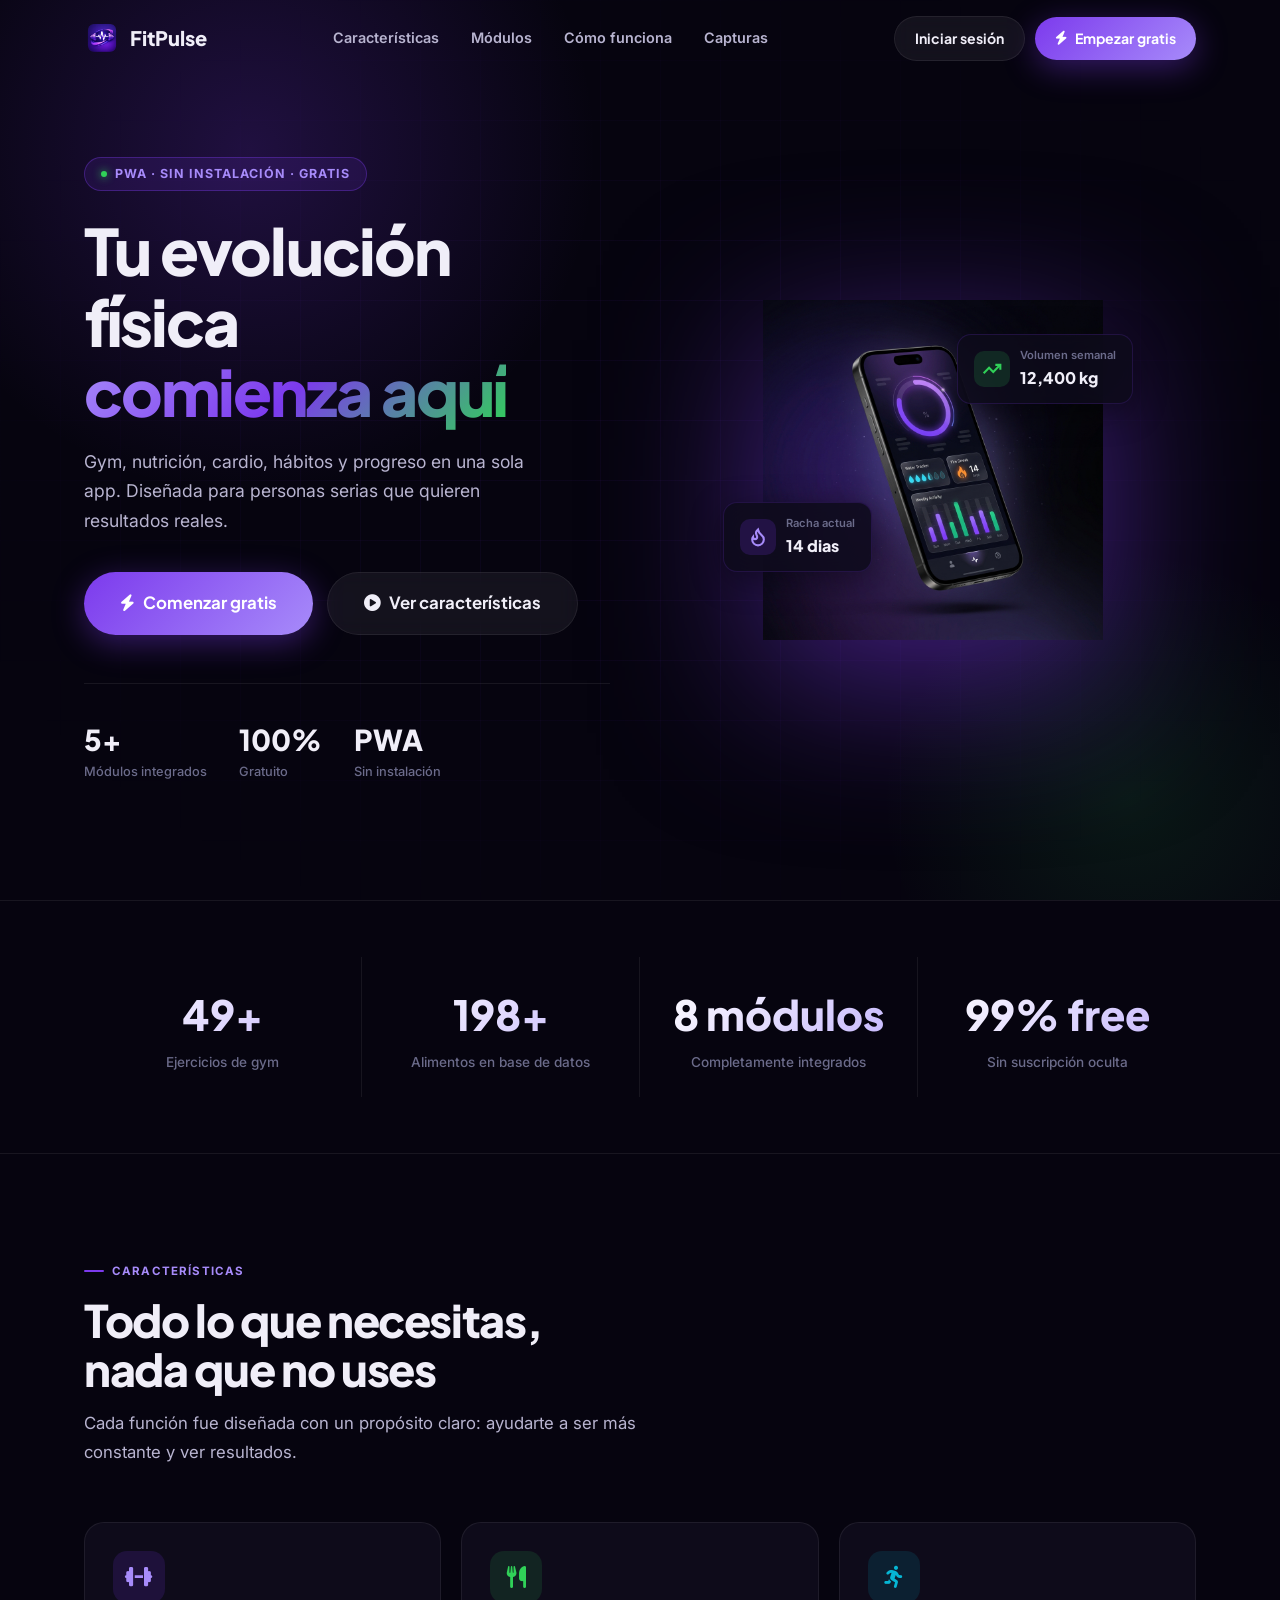
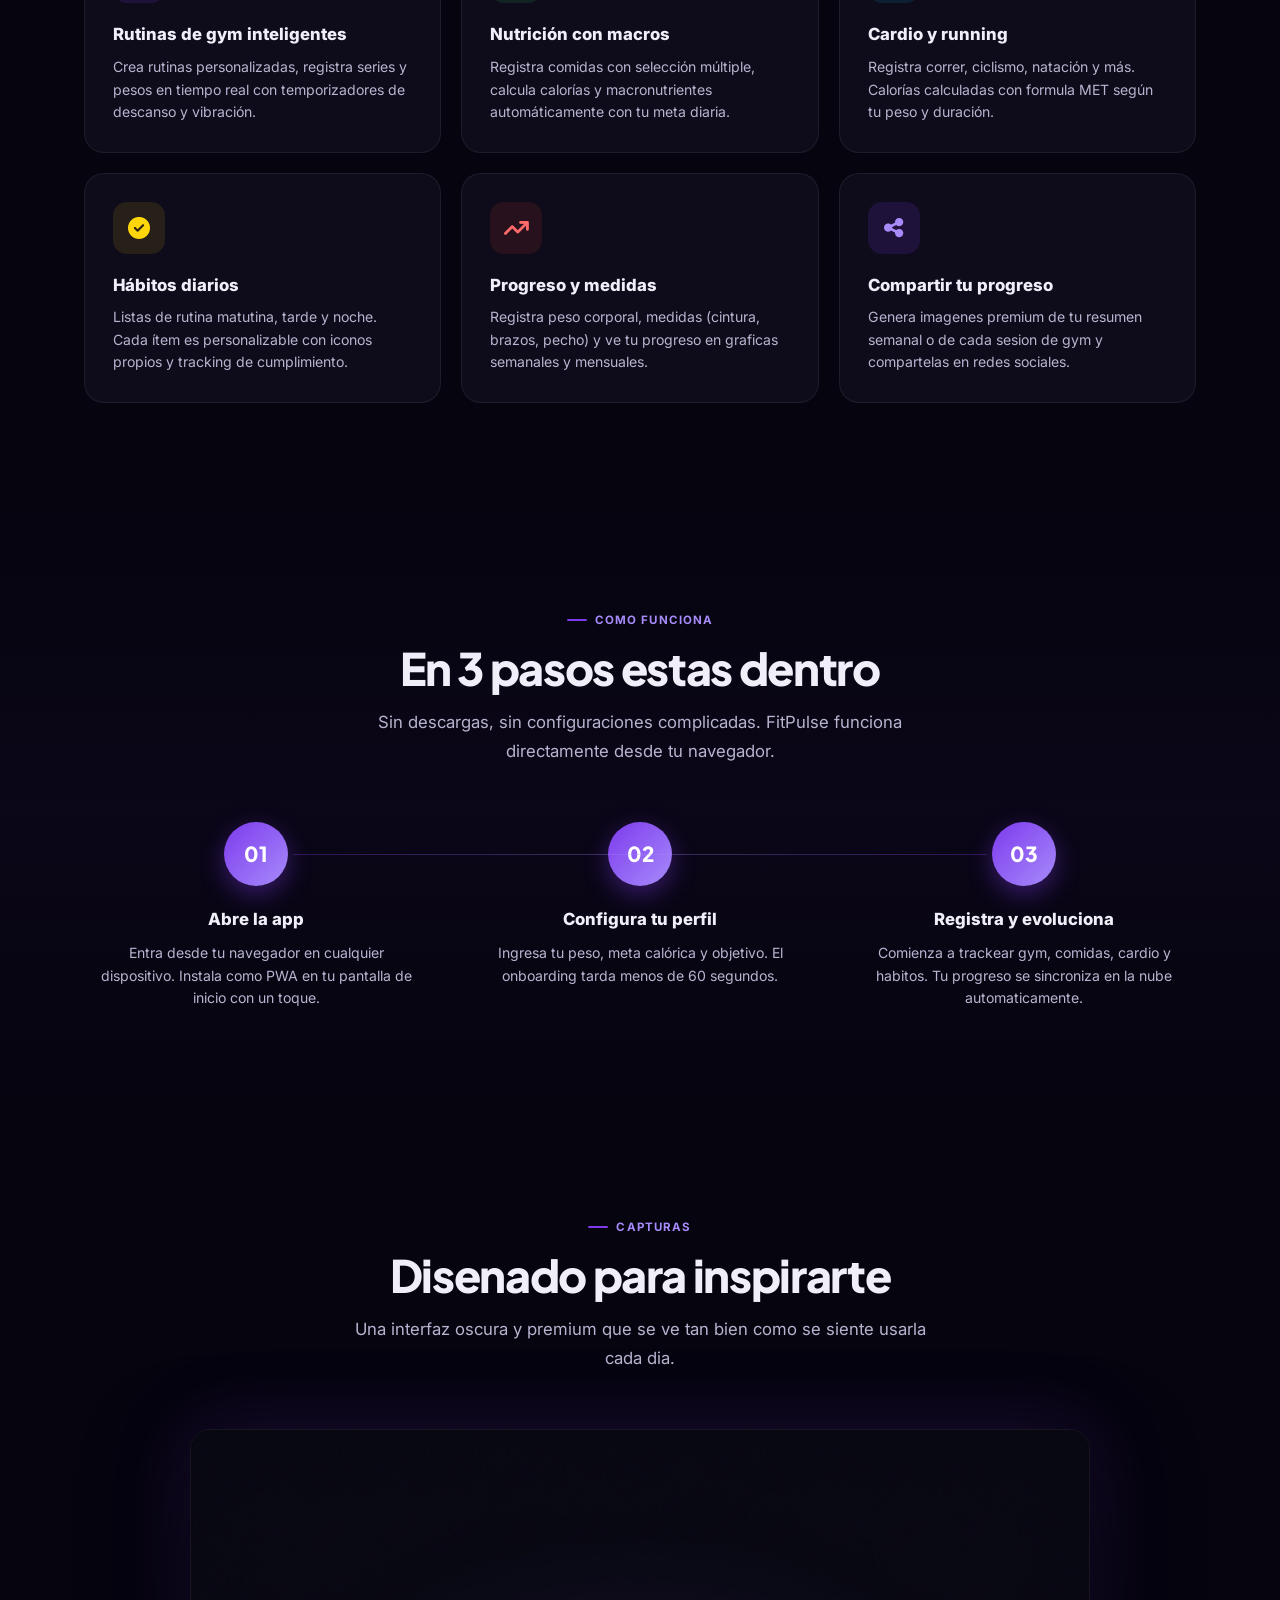
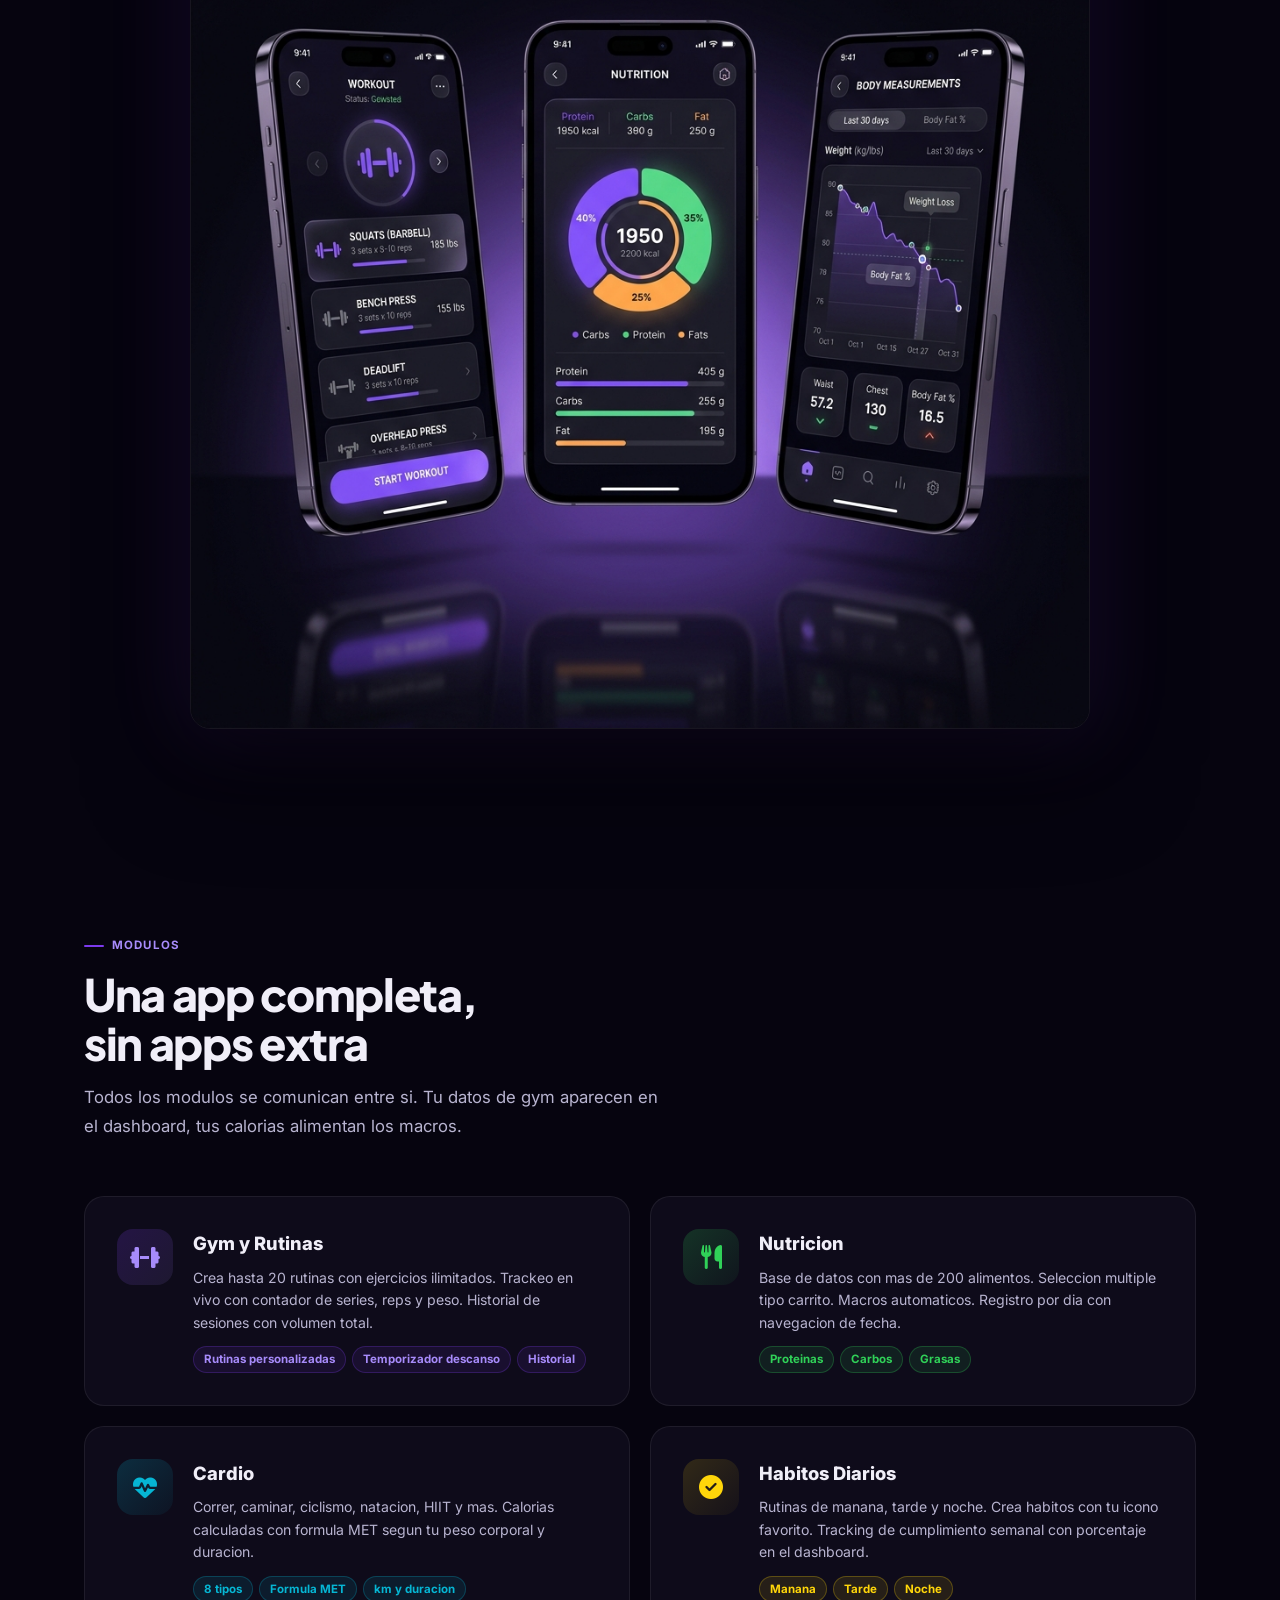
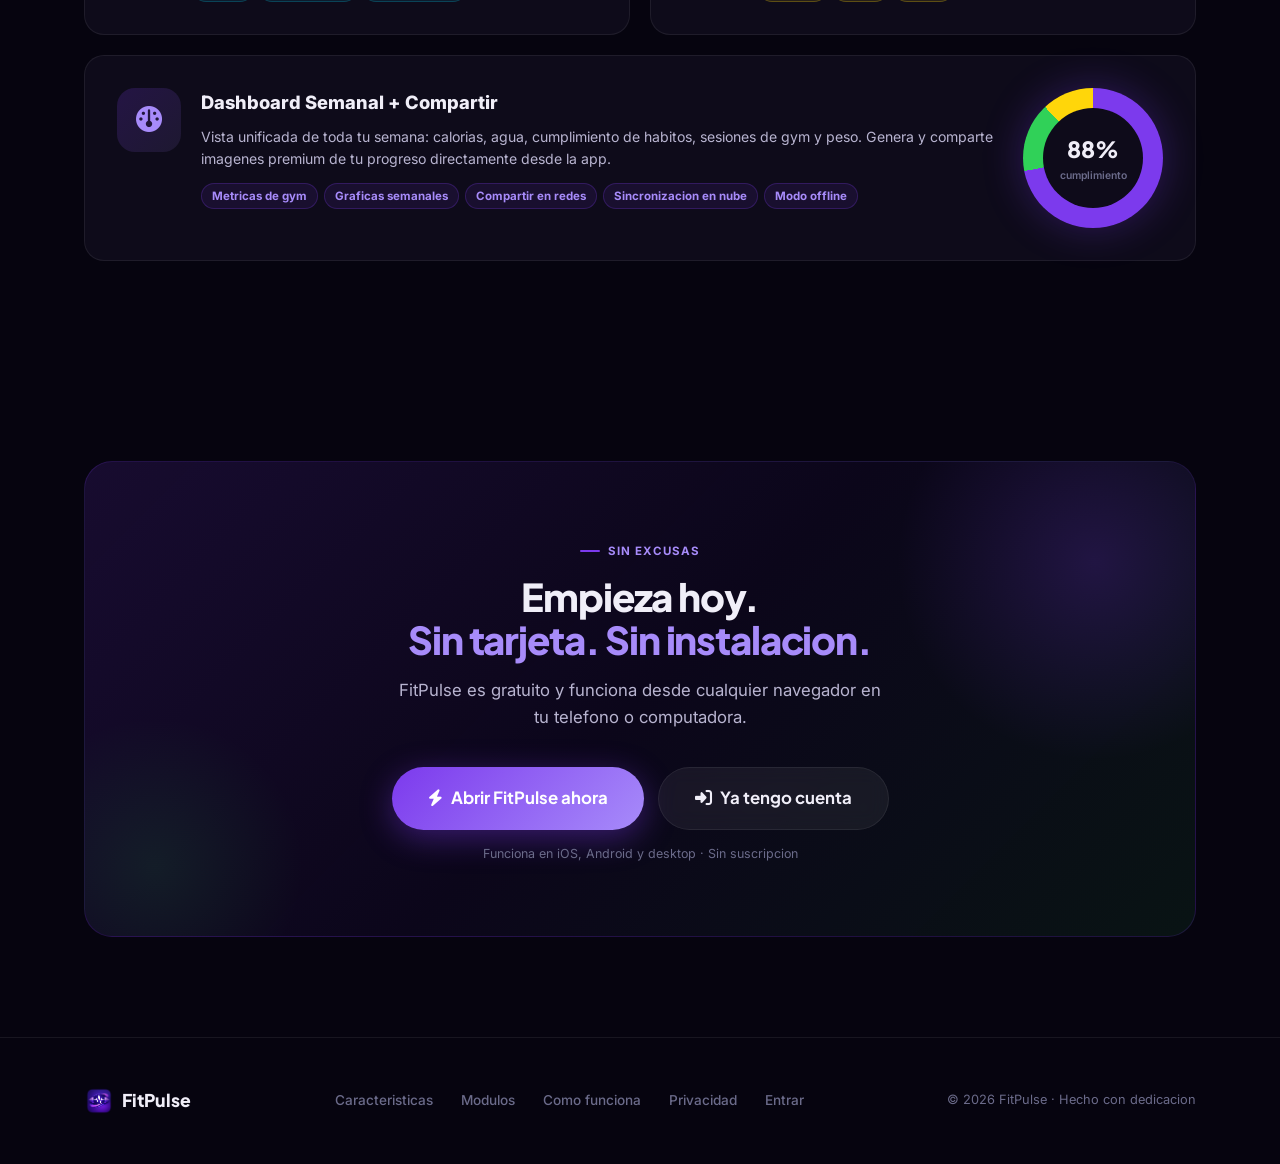
<file: landing/index.html>
<!DOCTYPE html>
<html lang="es">
<head>
  <meta charset="UTF-8">
  <meta name="viewport" content="width=device-width, initial-scale=1.0">
  <title>FitPulse — Tu evolución física comienza aquí</title>
  <meta name="description" content="FitPulse es la app PWA de fitness más completa. Gym, nutrición, cardio, hábitos y progreso en un solo lugar. Sin suscripción, sin límites.">
  <meta name="theme-color" content="#7C3AED">
  <meta property="og:title" content="FitPulse — Fitness sin límites">
  <meta property="og:description" content="Gym, nutrición, cardio, hábitos y progreso en un solo lugar.">
  <meta property="og:image" content="./assets/hero-mockup.png">
  <link rel="icon" href="./assets/icon-192.png">
  <link rel="stylesheet" href="https://cdnjs.cloudflare.com/ajax/libs/font-awesome/6.5.0/css/all.min.css">
  <link rel="stylesheet" href="css/style.css">
</head>
<body>

<!-- ══════════════════════════════
     NAVBAR
══════════════════════════════ -->
<nav class="navbar" id="navbar">
  <div class="container nav-inner">
    <a href="#" class="nav-logo">
      <div class="nav-logo-icon">
        <img src="./assets/icon-192.png" alt="FitPulse" style="width:36px;height:36px;border-radius:10px;display:block;">
      </div>
      FitPulse
    </a>
    <ul class="nav-links" id="nav-links">
      <li><a href="#features">Características</a></li>
      <li><a href="#modules">Módulos</a></li>
      <li><a href="#how">Cómo funciona</a></li>
      <li><a href="#screenshots">Capturas</a></li>
    </ul>
    <div class="nav-cta" id="nav-cta">
      <a href="../login.html" class="btn btn-ghost" style="padding:10px 20px;font-size:0.88rem;">Iniciar sesión</a>
      <a href="../login.html" class="btn btn-primary" style="padding:10px 20px;font-size:0.88rem;">
        <i class="fa-solid fa-bolt"></i>
        Empezar gratis
      </a>
    </div>
    <div class="hamburger" id="hamburger">
      <span></span><span></span><span></span>
    </div>
  </div>
</nav>

<!-- ══════════════════════════════
     HERO
══════════════════════════════ -->
<section class="hero">
  <div class="hero-bg">
    <div class="hero-glow-1"></div>
    <div class="hero-glow-2"></div>
    <div class="hero-grid-lines"></div>
  </div>
  <div class="container hero-inner">
    <!-- Left: copy -->
    <div class="hero-copy">
      <div class="hero-badge">
        <span class="hero-badge-dot"></span>
        PWA · Sin instalación · Gratis
      </div>
      <h1 class="hero-title">
        Tu evolución física<br>
        <span class="accent">comienza aquí</span>
      </h1>
      <p class="hero-sub">
        Gym, nutrición, cardio, hábitos y progreso en una sola app.
        Diseñada para personas serias que quieren resultados reales.
      </p>
      <div class="hero-actions">
        <a href="../login.html" class="btn btn-primary btn-lg">
          <i class="fa-solid fa-bolt"></i>
          Comenzar gratis
        </a>
        <a href="#features" class="btn btn-ghost btn-lg">
          <i class="fa-solid fa-circle-play"></i>
          Ver características
        </a>
      </div>
      <div class="hero-stats">
        <div class="hero-stat">
          <div class="hero-stat-num">5+</div>
          <div class="hero-stat-label">Módulos integrados</div>
        </div>
        <div class="hero-stat">
          <div class="hero-stat-num">100%</div>
          <div class="hero-stat-label">Gratuito</div>
        </div>
        <div class="hero-stat">
          <div class="hero-stat-num">PWA</div>
          <div class="hero-stat-label">Sin instalación</div>
        </div>
      </div>
    </div>
    <!-- Right: visual -->
    <div class="hero-visual">
      <div class="hero-phone-wrap">
        <img src="assets/hero-mockup.png" alt="FitPulse app dashboard">
        <!-- Floating cards -->
        <div class="hero-float-card card-1">
          <div class="float-card-icon" style="background:rgba(48,209,88,0.15);">
            <svg viewBox="0 0 24 24" width="20" height="20" fill="none" stroke="#30D158" stroke-width="2.5"><polyline points="22 7 13.5 15.5 8.5 10.5 2 17"/><polyline points="16 7 22 7 22 13"/></svg>
          </div>
          <div>
            <div class="float-card-label">Volumen semanal</div>
            <div class="float-card-value">12,400 kg</div>
          </div>
        </div>
        <div class="hero-float-card card-2">
          <div class="float-card-icon" style="background:rgba(124,58,237,0.18);">
            <svg viewBox="0 0 24 24" width="20" height="20" fill="none" stroke="#A78BFA" stroke-width="2.5"><path d="M8.5 14.5A2.5 2.5 0 0011 12c0-1.38-.5-2-1-3-1.072-2.143-.224-4.054 2-6 .5 2.5 2 4.9 4 6.5 2 1.6 3 3.5 3 5.5a7 7 0 11-14 0c0-1.153.433-2.294 1-3a2.5 2.5 0 002.5 2.5z"/></svg>
          </div>
          <div>
            <div class="float-card-label">Racha actual</div>
            <div class="float-card-value">14 dias</div>
          </div>
        </div>
      </div>
    </div>
  </div>
</section>

<!-- ══════════════════════════════
     STATS BAND
══════════════════════════════ -->
<div class="stats-band">
  <div class="container">
    <div class="stats-band-inner">
      <div class="stat-item reveal">
        <div class="stat-num" data-target="50" data-suffix="+">0+</div>
        <div class="stat-lbl">Ejercicios de gym</div>
      </div>
      <div class="stat-item reveal reveal-delay-1">
        <div class="stat-num" data-target="200" data-suffix="+">0+</div>
        <div class="stat-lbl">Alimentos en base de datos</div>
      </div>
      <div class="stat-item reveal reveal-delay-2">
        <div class="stat-num" data-target="8" data-suffix=" módulos">0 módulos</div>
        <div class="stat-lbl">Completamente integrados</div>
      </div>
      <div class="stat-item reveal reveal-delay-3">
        <div class="stat-num" data-target="100" data-suffix="% free">0% free</div>
        <div class="stat-lbl">Sin suscripción oculta</div>
      </div>
    </div>
  </div>
</div>

<!-- ══════════════════════════════
     FEATURES
══════════════════════════════ -->
<section class="section" id="features">
  <div class="container">
    <div class="reveal">
      <div class="section-label">Características</div>
      <h2 class="section-title">Todo lo que necesitas,<br>nada que no uses</h2>
      <p class="section-sub">Cada función fue diseñada con un propósito claro: ayudarte a ser más constante y ver resultados.</p>
    </div>
    <div class="features-grid">
      <div class="feat-card reveal reveal-delay-1">
        <div class="feat-icon" style="background:rgba(124,58,237,0.15);">
          <i class="fa-solid fa-dumbbell" style="font-size:22px;color:#A78BFA;"></i>
        </div>
        <div class="feat-title">Rutinas de gym inteligentes</div>
        <div class="feat-desc">Crea rutinas personalizadas, registra series y pesos en tiempo real con temporizadores de descanso y vibración.</div>
      </div>
      <div class="feat-card reveal reveal-delay-2">
        <div class="feat-icon" style="background:rgba(48,209,88,0.12);">
          <i class="fa-solid fa-utensils" style="font-size:22px;color:#30D158;"></i>
        </div>
        <div class="feat-title">Nutrición con macros</div>
        <div class="feat-desc">Registra comidas con selección múltiple, calcula calorías y macronutrientes automáticamente con tu meta diaria.</div>
      </div>
      <div class="feat-card reveal reveal-delay-3">
        <div class="feat-icon" style="background:rgba(6,182,212,0.12);">
          <i class="fa-solid fa-person-running" style="font-size:22px;color:#06B6D4;"></i>
        </div>
        <div class="feat-title">Cardio y running</div>
        <div class="feat-desc">Registra correr, ciclismo, natación y más. Calorías calculadas con formula MET según tu peso y duración.</div>
      </div>
      <div class="feat-card reveal reveal-delay-1">
        <div class="feat-icon" style="background:rgba(255,214,10,0.1);">
          <i class="fa-solid fa-circle-check" style="font-size:22px;color:#FFD60A;"></i>
        </div>
        <div class="feat-title">Hábitos diarios</div>
        <div class="feat-desc">Listas de rutina matutina, tarde y noche. Cada ítem es personalizable con iconos propios y tracking de cumplimiento.</div>
      </div>
      <div class="feat-card reveal reveal-delay-2">
        <div class="feat-icon" style="background:rgba(255,69,58,0.1);">
          <i class="fa-solid fa-arrow-trend-up" style="font-size:22px;color:#FF6B6B;"></i>
        </div>
        <div class="feat-title">Progreso y medidas</div>
        <div class="feat-desc">Registra peso corporal, medidas (cintura, brazos, pecho) y ve tu progreso en graficas semanales y mensuales.</div>
      </div>
      <div class="feat-card reveal reveal-delay-3">
        <div class="feat-icon" style="background:rgba(124,58,237,0.15);">
          <i class="fa-solid fa-share-nodes" style="font-size:22px;color:#A78BFA;"></i>
        </div>
        <div class="feat-title">Compartir tu progreso</div>
        <div class="feat-desc">Genera imagenes premium de tu resumen semanal o de cada sesion de gym y compartelas en redes sociales.</div>
      </div>
    </div>
  </div>
</section>

<!-- ══════════════════════════════
     HOW IT WORKS
══════════════════════════════ -->
<section class="section" id="how" style="background:linear-gradient(180deg,transparent,rgba(124,58,237,0.04),transparent);">
  <div class="container">
    <div class="reveal" style="text-align:center;">
      <div class="section-label" style="justify-content:center;display:inline-flex;">Como funciona</div>
      <h2 class="section-title">En 3 pasos estas dentro</h2>
      <p class="section-sub" style="margin:0 auto;">Sin descargas, sin configuraciones complicadas. FitPulse funciona directamente desde tu navegador.</p>
    </div>
    <div class="steps-wrap">
      <div class="step-card reveal reveal-delay-1">
        <div class="step-num">01</div>
        <div class="step-title">Abre la app</div>
        <div class="step-desc">Entra desde tu navegador en cualquier dispositivo. Instala como PWA en tu pantalla de inicio con un toque.</div>
      </div>
      <div class="step-card reveal reveal-delay-2">
        <div class="step-num">02</div>
        <div class="step-title">Configura tu perfil</div>
        <div class="step-desc">Ingresa tu peso, meta calórica y objetivo. El onboarding tarda menos de 60 segundos.</div>
      </div>
      <div class="step-card reveal reveal-delay-3">
        <div class="step-num">03</div>
        <div class="step-title">Registra y evoluciona</div>
        <div class="step-desc">Comienza a trackear gym, comidas, cardio y habitos. Tu progreso se sincroniza en la nube automaticamente.</div>
      </div>
    </div>
  </div>
</section>

<!-- ══════════════════════════════
     SCREENSHOTS
══════════════════════════════ -->
<section class="section" id="screenshots">
  <div class="container">
    <div class="reveal" style="text-align:center;">
      <div class="section-label" style="justify-content:center;display:inline-flex;">Capturas</div>
      <h2 class="section-title">Disenado para inspirarte</h2>
      <p class="section-sub" style="margin:0 auto;">Una interfaz oscura y premium que se ve tan bien como se siente usarla cada dia.</p>
    </div>
    <img src="assets/screens-trio.png" alt="FitPulse app screens" class="screens-img reveal">
  </div>
</section>

<!-- ══════════════════════════════
     MODULES
══════════════════════════════ -->
<section class="section" id="modules">
  <div class="container">
    <div class="reveal">
      <div class="section-label">Modulos</div>
      <h2 class="section-title">Una app completa,<br>sin apps extra</h2>
      <p class="section-sub">Todos los modulos se comunican entre si. Tu datos de gym aparecen en el dashboard, tus calorias alimentan los macros.</p>
    </div>
    <div class="modules-wrap">
      <!-- Gym -->
      <div class="module-card reveal reveal-delay-1">
        <div class="module-icon" style="background:linear-gradient(135deg,rgba(124,58,237,0.2),rgba(167,139,250,0.1));">
          <i class="fa-solid fa-dumbbell" style="font-size:24px;color:#A78BFA;"></i>
        </div>
        <div>
          <div class="module-title">Gym y Rutinas</div>
          <div class="module-desc">Crea hasta 20 rutinas con ejercicios ilimitados. Trackeo en vivo con contador de series, reps y peso. Historial de sesiones con volumen total.</div>
          <div class="module-tags">
            <span class="module-tag">Rutinas personalizadas</span>
            <span class="module-tag">Temporizador descanso</span>
            <span class="module-tag">Historial</span>
          </div>
        </div>
      </div>
      <!-- Nutricion -->
      <div class="module-card reveal reveal-delay-2">
        <div class="module-icon" style="background:linear-gradient(135deg,rgba(48,209,88,0.2),rgba(48,209,88,0.05));">
          <i class="fa-solid fa-utensils" style="font-size:24px;color:#30D158;"></i>
        </div>
        <div>
          <div class="module-title">Nutricion</div>
          <div class="module-desc">Base de datos con mas de 200 alimentos. Seleccion multiple tipo carrito. Macros automaticos. Registro por dia con navegacion de fecha.</div>
          <div class="module-tags">
            <span class="module-tag" style="background:rgba(48,209,88,0.1);border-color:rgba(48,209,88,0.25);color:#30D158;">Proteinas</span>
            <span class="module-tag" style="background:rgba(48,209,88,0.1);border-color:rgba(48,209,88,0.25);color:#30D158;">Carbos</span>
            <span class="module-tag" style="background:rgba(48,209,88,0.1);border-color:rgba(48,209,88,0.25);color:#30D158;">Grasas</span>
          </div>
        </div>
      </div>
      <!-- Cardio -->
      <div class="module-card reveal reveal-delay-1">
        <div class="module-icon" style="background:linear-gradient(135deg,rgba(6,182,212,0.2),rgba(6,182,212,0.05));">
          <i class="fa-solid fa-heart-pulse" style="font-size:24px;color:#06B6D4;"></i>
        </div>
        <div>
          <div class="module-title">Cardio</div>
          <div class="module-desc">Correr, caminar, ciclismo, natacion, HIIT y mas. Calorias calculadas con formula MET segun tu peso corporal y duracion.</div>
          <div class="module-tags">
            <span class="module-tag" style="background:rgba(6,182,212,0.1);border-color:rgba(6,182,212,0.25);color:#06B6D4;">8 tipos</span>
            <span class="module-tag" style="background:rgba(6,182,212,0.1);border-color:rgba(6,182,212,0.25);color:#06B6D4;">Formula MET</span>
            <span class="module-tag" style="background:rgba(6,182,212,0.1);border-color:rgba(6,182,212,0.25);color:#06B6D4;">km y duracion</span>
          </div>
        </div>
      </div>
      <!-- Habitos -->
      <div class="module-card reveal reveal-delay-2">
        <div class="module-icon" style="background:linear-gradient(135deg,rgba(255,214,10,0.15),rgba(255,214,10,0.03));">
          <i class="fa-solid fa-circle-check" style="font-size:24px;color:#FFD60A;"></i>
        </div>
        <div>
          <div class="module-title">Habitos Diarios</div>
          <div class="module-desc">Rutinas de manana, tarde y noche. Crea habitos con tu icono favorito. Tracking de cumplimiento semanal con porcentaje en el dashboard.</div>
          <div class="module-tags">
            <span class="module-tag" style="background:rgba(255,214,10,0.1);border-color:rgba(255,214,10,0.25);color:#FFD60A;">Manana</span>
            <span class="module-tag" style="background:rgba(255,214,10,0.1);border-color:rgba(255,214,10,0.25);color:#FFD60A;">Tarde</span>
            <span class="module-tag" style="background:rgba(255,214,10,0.1);border-color:rgba(255,214,10,0.25);color:#FFD60A;">Noche</span>
          </div>
        </div>
      </div>
      <!-- Dashboard full width -->
      <div class="module-card full reveal">
        <div class="module-icon" style="background:linear-gradient(135deg,rgba(124,58,237,0.2),rgba(167,139,250,0.1));width:64px;height:64px;border-radius:18px;">
          <i class="fa-solid fa-gauge" style="font-size:26px;color:#A78BFA;"></i>
        </div>
        <div style="flex:1;">
          <div class="module-title">Dashboard Semanal + Compartir</div>
          <div class="module-desc">Vista unificada de toda tu semana: calorias, agua, cumplimiento de habitos, sesiones de gym y peso. Genera y comparte imagenes premium de tu progreso directamente desde la app.</div>
          <div class="module-tags">
            <span class="module-tag">Metricas de gym</span>
            <span class="module-tag">Graficas semanales</span>
            <span class="module-tag">Compartir en redes</span>
            <span class="module-tag">Sincronizacion en nube</span>
            <span class="module-tag">Modo offline</span>
          </div>
        </div>
        <div style="flex-shrink:0;display:flex;align-items:center;justify-content:center;">
          <div style="width:140px;height:140px;border-radius:50%;background:conic-gradient(#7C3AED 0% 72%, #30D158 72% 88%, #FFD60A 88% 100%);display:flex;align-items:center;justify-content:center;box-shadow:0 0 40px rgba(124,58,237,0.3);">
            <div style="width:100px;height:100px;border-radius:50%;background:var(--bg-card);display:flex;flex-direction:column;align-items:center;justify-content:center;">
              <div style="font-family:'Plus Jakarta Sans',sans-serif;font-weight:900;font-size:1.4rem;color:var(--text);">88%</div>
              <div style="font-size:0.65rem;color:var(--text-3);font-weight:600;">cumplimiento</div>
            </div>
          </div>
        </div>
      </div>
    </div>
  </div>
</section>

<!-- ══════════════════════════════
     CTA
══════════════════════════════ -->
<section class="cta-section">
  <div class="container">
    <div class="cta-card reveal">
      <div class="section-label" style="justify-content:center;display:inline-flex;margin-bottom:16px;">Sin excusas</div>
      <h2 class="cta-title">Empieza hoy.<br><span style="color:var(--brand-l);">Sin tarjeta. Sin instalacion.</span></h2>
      <p class="cta-sub">FitPulse es gratuito y funciona desde cualquier navegador en tu telefono o computadora.</p>
      <div class="cta-btns">
        <a href="../login.html" class="btn btn-primary btn-lg">
          <i class="fa-solid fa-bolt"></i>
          Abrir FitPulse ahora
        </a>
        <a href="../login.html" class="btn btn-ghost btn-lg">
          <i class="fa-solid fa-right-to-bracket"></i>
          Ya tengo cuenta
        </a>
      </div>
      <p class="cta-note">Funciona en iOS, Android y desktop · Sin suscripcion</p>
    </div>
  </div>
</section>

<!-- ══════════════════════════════
     FOOTER
══════════════════════════════ -->
<footer>
  <div class="container footer-inner">
    <div class="footer-logo">
      <img src="./assets/icon-192.png" alt="FitPulse" style="width:30px;height:30px;border-radius:8px;display:block;">
      FitPulse
    </div>
    <div class="footer-links">
      <a href="#features">Caracteristicas</a>
      <a href="#modules">Modulos</a>
      <a href="#how">Como funciona</a>
      <a href="../privacy.html">Privacidad</a>
      <a href="../login.html">Entrar</a>
    </div>
    <div class="footer-copy">
      &copy; 2026 FitPulse · Hecho con dedicacion
    </div>
  </div>
</footer>

<script src="js/main.js"></script>
</body>
</html>
</file>
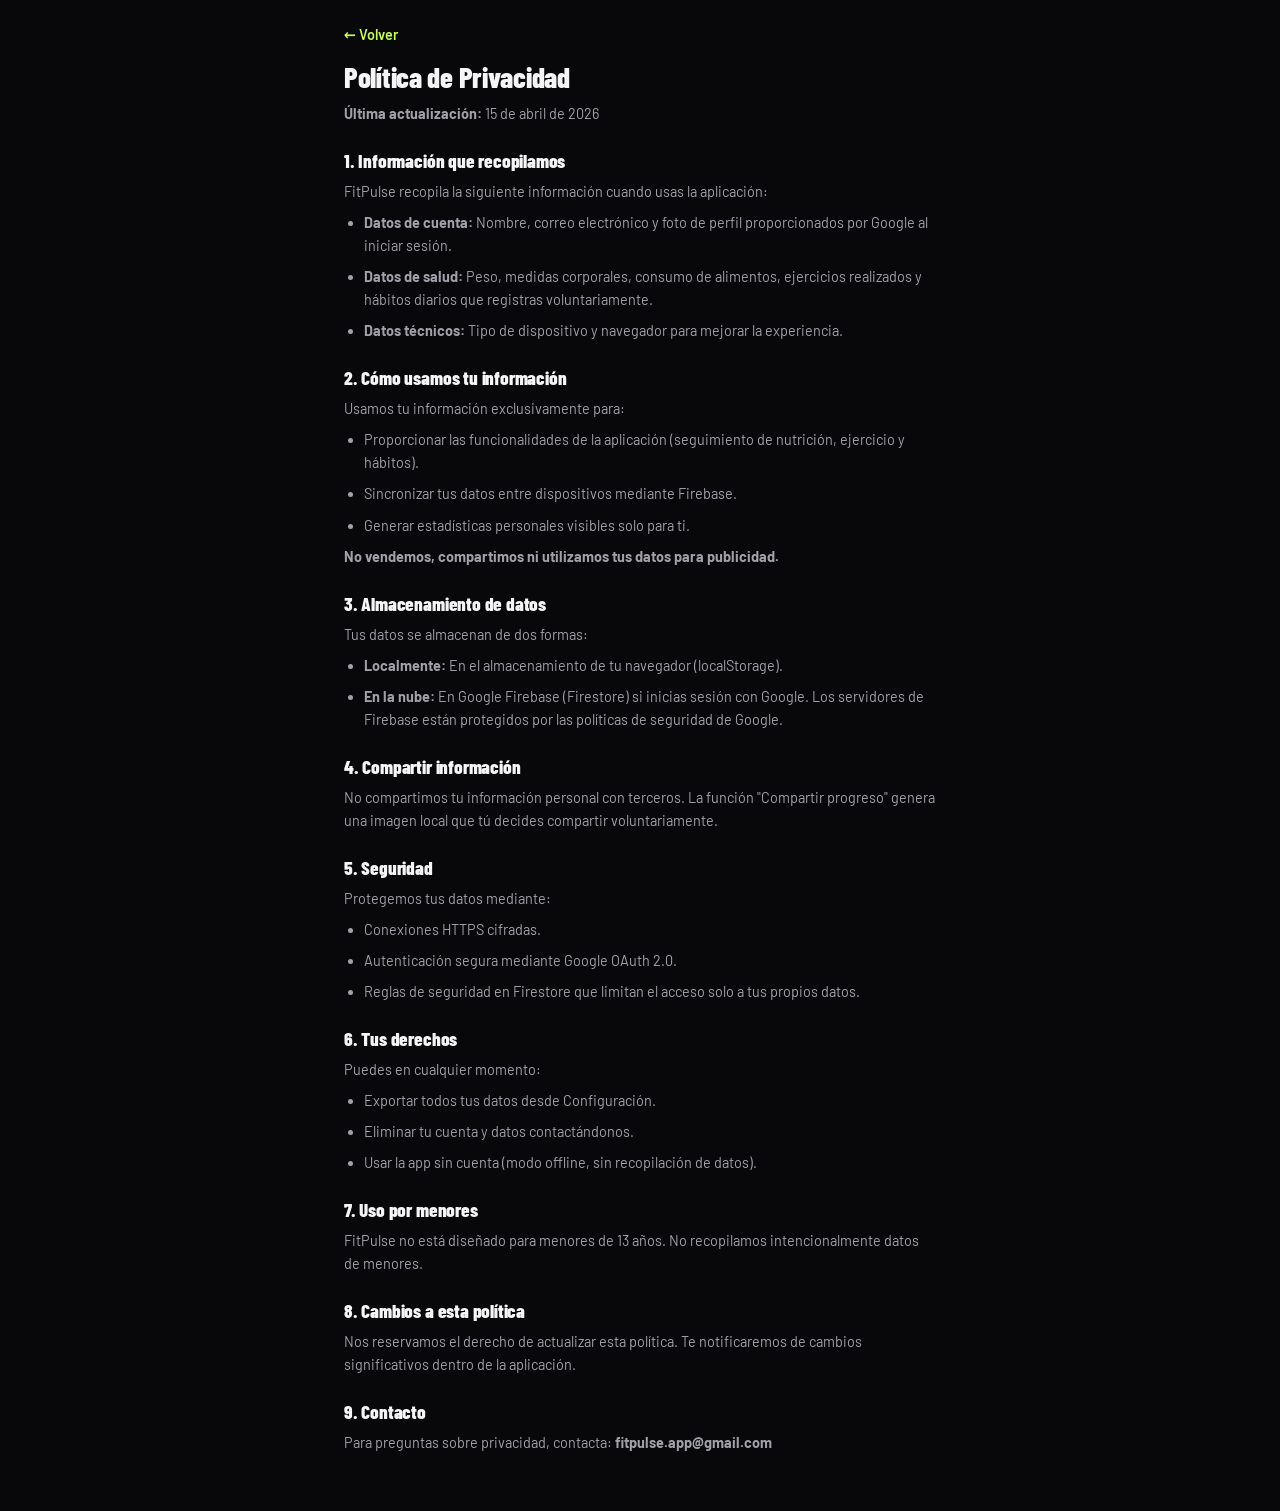
<file: privacy.html>
﻿<!DOCTYPE html>
<html lang="es" class="dark">
<head>
  <meta charset="UTF-8">
  <meta name="viewport" content="width=device-width, initial-scale=1.0">
  <meta name="theme-color" content="#08080A">
  <meta name="apple-mobile-web-app-capable" content="yes">
  <meta name="apple-mobile-web-app-status-bar-style" content="black-translucent">
  <title>FitPulse - Política de Privacidad</title>
  <link rel="preconnect" href="https://fonts.googleapis.com">
  <link rel="preconnect" href="https://fonts.gstatic.com" crossorigin>
  <link href="https://fonts.googleapis.com/css2?family=Barlow:wght@400;500;600;700&family=Barlow+Condensed:wght@600;700;800&display=swap" rel="stylesheet">
  <link rel="stylesheet" href="css/app.css">
  <style>
    .legal-page { max-width: 640px; margin: 0 auto; padding: 24px; }
    .legal-page h1 { font-family: var(--font-display); font-size: 1.8rem; margin-bottom: 8px; text-transform: none; }
    .legal-page h2 { font-family: var(--font-display); font-size: 1.2rem; margin-top: 24px; margin-bottom: 8px; text-transform: none; }
    .legal-page p, .legal-page li { font-size: 0.9rem; color: var(--text-secondary); line-height: 1.6; margin-bottom: 8px; }
    .legal-page ul { padding-left: 20px; }
    .legal-back { display: inline-block; margin-bottom: 16px; color: var(--lime); text-decoration: none; font-weight: 600; font-size: 0.9rem; }
  </style>
</head>
<body style="padding-bottom:24px;">
  <div class="legal-page">
    <a href="login.html" class="legal-back">← Volver</a>
    <h1>Política de Privacidad</h1>
    <p><strong>Última actualización:</strong> 15 de abril de 2026</p>

    <h2>1. Información que recopilamos</h2>
    <p>FitPulse recopila la siguiente información cuando usas la aplicación:</p>
    <ul>
      <li><strong>Datos de cuenta:</strong> Nombre, correo electrónico y foto de perfil proporcionados por Google al iniciar sesión.</li>
      <li><strong>Datos de salud:</strong> Peso, medidas corporales, consumo de alimentos, ejercicios realizados y hábitos diarios que registras voluntariamente.</li>
      <li><strong>Datos técnicos:</strong> Tipo de dispositivo y navegador para mejorar la experiencia.</li>
    </ul>

    <h2>2. Cómo usamos tu información</h2>
    <p>Usamos tu información exclusivamente para:</p>
    <ul>
      <li>Proporcionar las funcionalidades de la aplicación (seguimiento de nutrición, ejercicio y hábitos).</li>
      <li>Sincronizar tus datos entre dispositivos mediante Firebase.</li>
      <li>Generar estadísticas personales visibles solo para ti.</li>
    </ul>
    <p><strong>No vendemos, compartimos ni utilizamos tus datos para publicidad.</strong></p>

    <h2>3. Almacenamiento de datos</h2>
    <p>Tus datos se almacenan de dos formas:</p>
    <ul>
      <li><strong>Localmente:</strong> En el almacenamiento de tu navegador (localStorage).</li>
      <li><strong>En la nube:</strong> En Google Firebase (Firestore) si inicias sesión con Google. Los servidores de Firebase están protegidos por las políticas de seguridad de Google.</li>
    </ul>

    <h2>4. Compartir información</h2>
    <p>No compartimos tu información personal con terceros. La función "Compartir progreso" genera una imagen local que tú decides compartir voluntariamente.</p>

    <h2>5. Seguridad</h2>
    <p>Protegemos tus datos mediante:</p>
    <ul>
      <li>Conexiones HTTPS cifradas.</li>
      <li>Autenticación segura mediante Google OAuth 2.0.</li>
      <li>Reglas de seguridad en Firestore que limitan el acceso solo a tus propios datos.</li>
    </ul>

    <h2>6. Tus derechos</h2>
    <p>Puedes en cualquier momento:</p>
    <ul>
      <li>Exportar todos tus datos desde Configuración.</li>
      <li>Eliminar tu cuenta y datos contactándonos.</li>
      <li>Usar la app sin cuenta (modo offline, sin recopilación de datos).</li>
    </ul>

    <h2>7. Uso por menores</h2>
    <p>FitPulse no está diseñado para menores de 13 años. No recopilamos intencionalmente datos de menores.</p>

    <h2>8. Cambios a esta política</h2>
    <p>Nos reservamos el derecho de actualizar esta política. Te notificaremos de cambios significativos dentro de la aplicación.</p>

    <h2>9. Contacto</h2>
    <p>Para preguntas sobre privacidad, contacta: <strong>fitpulse.app@gmail.com</strong></p>
  </div>

  <script src="js/lucide.min.js"></script>
  <script src="js/icons.js"></script>
  <script>document.addEventListener('DOMContentLoaded', () => Icons.init(document.body));</script>
</body>
</html>
</file>
<file: landing/css/style.css>
/* =====================================================
   FitPulse Landing — Premium Design System
   ===================================================== */
@import url('https://fonts.googleapis.com/css2?family=Plus+Jakarta+Sans:wght@400;500;600;700;800;900&family=Inter:wght@300;400;500;600;700&display=swap');

:root {
  --bg:         #06040F;
  --bg-card:    #0E0B1A;
  --bg-card2:   #120F1F;
  --brand:      #7C3AED;
  --brand-l:    #A78BFA;
  --brand-ll:   #C4B5FD;
  --green:      #30D158;
  --gold:       #FFD60A;
  --red:        #FF453A;
  --cyan:       #06B6D4;
  --text:       #F0EEF8;
  --text-2:     #B8B4D0;
  --text-3:     #6B6B8A;
  --border:     rgba(124,58,237,0.18);
  --border2:    rgba(255,255,255,0.07);
  --radius:     20px;
  --radius-sm:  12px;
  --glow:       0 0 60px rgba(124,58,237,0.25);
}

*, *::before, *::after { box-sizing: border-box; margin: 0; padding: 0; }

html { scroll-behavior: smooth; }

body {
  font-family: 'Inter', sans-serif;
  background: var(--bg);
  color: var(--text);
  line-height: 1.6;
  overflow-x: hidden;
}

h1,h2,h3,h4 {
  font-family: 'Plus Jakarta Sans', sans-serif;
  letter-spacing: -0.03em;
  line-height: 1.1;
}

a { text-decoration: none; color: inherit; }
img { max-width: 100%; display: block; }

/* ── Layout ── */
.container { max-width: 1160px; margin: 0 auto; padding: 0 24px; }
.section { padding: 100px 0; }

/* ── Buttons ── */
.btn {
  display: inline-flex; align-items: center; gap: 8px;
  padding: 14px 28px; border-radius: 100px;
  font-family: 'Plus Jakarta Sans', sans-serif;
  font-weight: 700; font-size: 0.95rem;
  cursor: pointer; border: none;
  transition: transform 0.2s, box-shadow 0.2s, opacity 0.2s;
  white-space: nowrap;
}
.btn:hover { transform: translateY(-2px); }
.btn-primary {
  background: linear-gradient(135deg, #7C3AED, #A78BFA);
  color: #fff;
  box-shadow: 0 8px 32px rgba(124,58,237,0.4);
}
.btn-primary:hover { box-shadow: 0 12px 40px rgba(124,58,237,0.55); }
.btn-ghost {
  background: rgba(255,255,255,0.06);
  color: var(--text);
  border: 1px solid var(--border2);
  backdrop-filter: blur(10px);
}
.btn-ghost:hover { background: rgba(255,255,255,0.1); }
.btn-lg { padding: 17px 36px; font-size: 1.05rem; }

/* ── Navbar ── */
.navbar {
  position: fixed; top: 0; left: 0; right: 0; z-index: 100;
  padding: 16px 0;
  transition: background 0.3s, backdrop-filter 0.3s, border-color 0.3s;
  border-bottom: 1px solid transparent;
}
.navbar.scrolled {
  background: rgba(6,4,15,0.85);
  backdrop-filter: blur(20px);
  -webkit-backdrop-filter: blur(20px);
  border-color: var(--border2);
}
.nav-inner {
  display: flex; align-items: center; justify-content: space-between; gap: 24px;
}
.nav-logo {
  display: flex; align-items: center; gap: 10px;
  font-family: 'Plus Jakarta Sans', sans-serif;
  font-weight: 800; font-size: 1.25rem; color: var(--text);
}
.nav-logo-icon {
  width: 36px; height: 36px; border-radius: 10px;
  display: flex; align-items: center; justify-content: center;
  overflow: hidden;
}
.nav-links {
  display: flex; align-items: center; gap: 32px;
  list-style: none;
}
.nav-links a {
  font-size: 0.9rem; font-weight: 600; color: var(--text-2);
  transition: color 0.2s;
}
.nav-links a:hover { color: var(--text); }
.nav-cta { display: flex; gap: 10px; align-items: center; }
.hamburger { display: none; flex-direction: column; gap: 5px; cursor: pointer; padding: 4px; }
.hamburger span { display: block; width: 22px; height: 2px; background: var(--text); border-radius: 2px; transition: all 0.3s; }

/* ── Hero ── */
.hero {
  min-height: 100vh;
  display: flex; flex-direction: column; justify-content: center;
  padding: 120px 0 80px;
  position: relative; overflow: hidden;
}
.hero-bg {
  position: absolute; inset: 0; pointer-events: none; z-index: 0;
}
.hero-glow-1 {
  position: absolute; top: -200px; left: -100px;
  width: 700px; height: 700px; border-radius: 50%;
  background: radial-gradient(circle, rgba(124,58,237,0.22) 0%, transparent 70%);
  animation: floatGlow 8s ease-in-out infinite;
}
.hero-glow-2 {
  position: absolute; bottom: -150px; right: -100px;
  width: 500px; height: 500px; border-radius: 50%;
  background: radial-gradient(circle, rgba(48,209,88,0.1) 0%, transparent 70%);
  animation: floatGlow 10s ease-in-out infinite reverse;
}
.hero-grid-lines {
  position: absolute; inset: 0;
  background-image:
    linear-gradient(rgba(124,58,237,0.05) 1px, transparent 1px),
    linear-gradient(90deg, rgba(124,58,237,0.05) 1px, transparent 1px);
  background-size: 60px 60px;
  mask-image: radial-gradient(ellipse at center, black 30%, transparent 80%);
}
@keyframes floatGlow {
  0%,100% { transform: translate(0,0) scale(1); }
  50%      { transform: translate(30px,-30px) scale(1.05); }
}
.hero-inner {
  position: relative; z-index: 1;
  display: grid; grid-template-columns: 1fr 1fr; gap: 60px;
  align-items: center;
}
.hero-badge {
  display: inline-flex; align-items: center; gap: 8px;
  background: rgba(124,58,237,0.12); border: 1px solid rgba(124,58,237,0.35);
  border-radius: 100px; padding: 6px 16px;
  font-size: 0.78rem; font-weight: 700; color: var(--brand-l);
  text-transform: uppercase; letter-spacing: 0.08em;
  margin-bottom: 24px;
}
.hero-badge-dot {
  width: 6px; height: 6px; border-radius: 50%;
  background: var(--green);
  box-shadow: 0 0 8px var(--green);
  animation: pulseDot 2s ease-in-out infinite;
}
@keyframes pulseDot {
  0%,100% { opacity: 1; transform: scale(1); }
  50%      { opacity: 0.5; transform: scale(0.7); }
}
.hero-title {
  font-size: clamp(2.8rem, 5vw, 4.2rem);
  font-weight: 900; color: var(--text);
  margin-bottom: 20px;
}
.hero-title .accent {
  background: linear-gradient(135deg, #A78BFA, #7C3AED, #30D158);
  -webkit-background-clip: text; -webkit-text-fill-color: transparent;
  background-clip: text;
}
.hero-sub {
  font-size: 1.1rem; color: var(--text-2); font-weight: 400;
  max-width: 480px; margin-bottom: 36px; line-height: 1.7;
}
.hero-actions { display: flex; gap: 14px; flex-wrap: wrap; margin-bottom: 48px; }
.hero-stats {
  display: flex; gap: 32px; flex-wrap: wrap;
  padding-top: 32px; border-top: 1px solid var(--border2);
}
.hero-stat-num {
  font-family: 'Plus Jakarta Sans', sans-serif;
  font-size: 1.8rem; font-weight: 900; color: var(--text);
}
.hero-stat-label { font-size: 0.8rem; color: var(--text-3); font-weight: 500; }
.hero-visual {
  display: flex; justify-content: center; align-items: center;
  position: relative;
}
.hero-phone-wrap {
  position: relative; z-index: 1;
}
.hero-phone-wrap img {
  width: 340px; max-width: 100%;
  filter: drop-shadow(0 40px 80px rgba(124,58,237,0.5));
  animation: floatPhone 6s ease-in-out infinite;
}
@keyframes floatPhone {
  0%,100% { transform: translateY(0) rotate(-1deg); }
  50%      { transform: translateY(-20px) rotate(1deg); }
}
.hero-float-card {
  position: absolute;
  background: rgba(14,11,26,0.85);
  backdrop-filter: blur(20px);
  border: 1px solid var(--border);
  border-radius: 14px;
  padding: 12px 16px;
  display: flex; align-items: center; gap: 10px;
  animation: floatCard 5s ease-in-out infinite;
  box-shadow: 0 8px 32px rgba(0,0,0,0.4);
}
.hero-float-card.card-1 { top: 10%; right: -30px; animation-delay: 0s; }
.hero-float-card.card-2 { bottom: 20%; left: -40px; animation-delay: -2.5s; }
@keyframes floatCard {
  0%,100% { transform: translateY(0); }
  50%      { transform: translateY(-8px); }
}
.float-card-icon {
  width: 36px; height: 36px; border-radius: 10px;
  display: flex; align-items: center; justify-content: center; flex-shrink: 0;
}
.float-card-label { font-size: 0.7rem; color: var(--text-3); font-weight: 600; }
.float-card-value { font-family: 'Plus Jakarta Sans', sans-serif; font-size: 1rem; font-weight: 800; color: var(--text); }

/* ── Section labels ── */
.section-label {
  display: inline-flex; align-items: center; gap: 8px;
  font-size: 0.72rem; font-weight: 700; color: var(--brand-l);
  text-transform: uppercase; letter-spacing: 0.1em;
  margin-bottom: 14px;
}
.section-label::before {
  content: ''; display: block; width: 20px; height: 2px;
  background: var(--brand); border-radius: 2px;
}
.section-title {
  font-size: clamp(2rem, 3.5vw, 3rem);
  font-weight: 900; margin-bottom: 16px;
}
.section-sub {
  font-size: 1.05rem; color: var(--text-2); max-width: 580px;
  line-height: 1.7;
}

/* ── Features ── */
.features-grid {
  display: grid; grid-template-columns: repeat(3, 1fr);
  gap: 20px; margin-top: 56px;
}
.feat-card {
  background: var(--bg-card);
  border: 1px solid var(--border2);
  border-radius: var(--radius); padding: 28px;
  transition: transform 0.3s, border-color 0.3s, box-shadow 0.3s;
  position: relative; overflow: hidden;
}
.feat-card::before {
  content: ''; position: absolute; inset: 0;
  background: linear-gradient(135deg, rgba(124,58,237,0.06) 0%, transparent 60%);
  opacity: 0; transition: opacity 0.3s;
}
.feat-card:hover { transform: translateY(-6px); border-color: var(--border); box-shadow: var(--glow); }
.feat-card:hover::before { opacity: 1; }
.feat-icon {
  width: 52px; height: 52px; border-radius: 14px;
  display: flex; align-items: center; justify-content: center;
  margin-bottom: 18px;
}
.feat-title { font-size: 1.05rem; font-weight: 800; margin-bottom: 8px; }
.feat-desc { font-size: 0.88rem; color: var(--text-2); line-height: 1.6; }

/* ── Steps / How it works ── */
.steps-wrap { display: grid; grid-template-columns: repeat(3,1fr); gap: 40px; margin-top: 56px; position: relative; }
.steps-wrap::before {
  content: ''; position: absolute; top: 32px; left: calc(16.6% + 24px); right: calc(16.6% + 24px);
  height: 1px; background: linear-gradient(90deg, var(--brand), var(--brand-l), var(--brand));
  opacity: 0.3;
}
.step-card { text-align: center; padding: 0 16px; }
.step-num {
  width: 64px; height: 64px; border-radius: 50%;
  background: linear-gradient(135deg, #7C3AED, #A78BFA);
  display: flex; align-items: center; justify-content: center;
  font-family: 'Plus Jakarta Sans', sans-serif;
  font-weight: 900; font-size: 1.3rem; color: #fff;
  margin: 0 auto 20px;
  box-shadow: 0 8px 24px rgba(124,58,237,0.4);
}
.step-title { font-size: 1.05rem; font-weight: 800; margin-bottom: 10px; }
.step-desc { font-size: 0.88rem; color: var(--text-2); line-height: 1.6; }

/* ── Modules showcase ── */
.modules-wrap {
  display: grid; grid-template-columns: repeat(2,1fr); gap: 20px; margin-top: 56px;
}
.module-card {
  background: var(--bg-card); border: 1px solid var(--border2);
  border-radius: var(--radius); padding: 32px;
  display: flex; gap: 20px; align-items: flex-start;
  transition: transform 0.3s, border-color 0.3s, box-shadow 0.3s;
  cursor: default;
}
.module-card:hover { transform: translateY(-4px); border-color: var(--border); box-shadow: var(--glow); }
.module-card.full { grid-column: 1/-1; flex-direction: row; }
.module-icon {
  width: 56px; height: 56px; border-radius: 16px;
  display: flex; align-items: center; justify-content: center; flex-shrink: 0;
}
.module-title { font-size: 1.15rem; font-weight: 800; margin-bottom: 8px; }
.module-desc { font-size: 0.88rem; color: var(--text-2); line-height: 1.6; }
.module-tags { display: flex; flex-wrap: wrap; gap: 6px; margin-top: 12px; }
.module-tag {
  padding: 3px 10px; border-radius: 100px; font-size: 0.72rem; font-weight: 700;
  background: rgba(124,58,237,0.1); border: 1px solid rgba(124,58,237,0.25); color: var(--brand-l);
}

/* ── Screens section ── */
.screens-img {
  width: 100%; max-width: 900px; margin: 56px auto 0;
  border-radius: var(--radius);
  box-shadow: 0 40px 100px rgba(0,0,0,0.6), 0 0 80px rgba(124,58,237,0.2);
  border: 1px solid var(--border2);
}

/* ── Stats band ── */
.stats-band {
  padding: 56px 0; border-top: 1px solid var(--border2); border-bottom: 1px solid var(--border2);
}
.stats-band-inner {
  display: grid; grid-template-columns: repeat(4,1fr); gap: 0;
}
.stat-item {
  text-align: center; padding: 24px;
  border-right: 1px solid var(--border2);
}
.stat-item:last-child { border-right: none; }
.stat-num {
  font-family: 'Plus Jakarta Sans', sans-serif;
  font-size: 2.6rem; font-weight: 900; color: var(--text);
  background: linear-gradient(135deg, #fff, var(--brand-ll));
  -webkit-background-clip: text; -webkit-text-fill-color: transparent; background-clip: text;
}
.stat-lbl { font-size: 0.85rem; color: var(--text-3); font-weight: 500; margin-top: 4px; }

/* ── CTA ── */
.cta-section {
  padding: 100px 0;
}
.cta-card {
  background: linear-gradient(135deg, rgba(124,58,237,0.15) 0%, rgba(124,58,237,0.05) 50%, rgba(48,209,88,0.08) 100%);
  border: 1px solid var(--border);
  border-radius: 28px; padding: 72px 60px;
  text-align: center; position: relative; overflow: hidden;
}
.cta-card::before {
  content: ''; position: absolute; top: -100px; right: -100px;
  width: 400px; height: 400px; border-radius: 50%;
  background: radial-gradient(circle, rgba(124,58,237,0.2) 0%, transparent 70%);
}
.cta-card::after {
  content: ''; position: absolute; bottom: -80px; left: -80px;
  width: 300px; height: 300px; border-radius: 50%;
  background: radial-gradient(circle, rgba(48,209,88,0.1) 0%, transparent 70%);
}
.cta-title {
  font-size: clamp(2rem, 3vw, 3rem); font-weight: 900;
  margin-bottom: 16px; position: relative; z-index: 1;
}
.cta-sub {
  font-size: 1.05rem; color: var(--text-2); margin-bottom: 36px;
  position: relative; z-index: 1; max-width: 500px; margin-left: auto; margin-right: auto;
}
.cta-btns { display: flex; gap: 14px; justify-content: center; flex-wrap: wrap; position: relative; z-index: 1; }
.cta-note { font-size: 0.78rem; color: var(--text-3); margin-top: 14px; position: relative; z-index: 1; }

/* ── Footer ── */
footer {
  border-top: 1px solid var(--border2); padding: 48px 0;
}
.footer-inner {
  display: flex; justify-content: space-between; align-items: center;
  gap: 24px; flex-wrap: wrap;
}
.footer-logo {
  font-family: 'Plus Jakarta Sans', sans-serif; font-weight: 800; font-size: 1.1rem;
  display: flex; align-items: center; gap: 8px;
}
.footer-links { display: flex; gap: 28px; flex-wrap: wrap; }
.footer-links a { font-size: 0.85rem; color: var(--text-3); font-weight: 500; transition: color 0.2s; }
.footer-links a:hover { color: var(--text); }
.footer-copy { font-size: 0.8rem; color: var(--text-3); }

/* ── Scroll reveal ── */
.reveal { opacity: 0; transform: translateY(32px); transition: opacity 0.7s ease, transform 0.7s ease; }
.reveal.visible { opacity: 1; transform: none; }
.reveal-delay-1 { transition-delay: 0.1s; }
.reveal-delay-2 { transition-delay: 0.2s; }
.reveal-delay-3 { transition-delay: 0.3s; }
.reveal-delay-4 { transition-delay: 0.4s; }

/* ── Mobile menu ── */
@media (max-width: 900px) {
  .nav-links, .nav-cta { display: none; }
  .nav-links.open {
    display: flex; flex-direction: column; gap: 20px;
    position: fixed; top: 68px; left: 0; right: 0; bottom: 0;
    background: rgba(6,4,15,0.97);
    backdrop-filter: blur(20px); padding: 40px 24px;
    align-items: center; justify-content: center;
    z-index: 99;
  }
  .nav-links.open a { font-size: 1.3rem; }
  .nav-cta.open { display: flex; flex-direction: column; margin-top: 24px; }
  .hamburger { display: flex; }
}
@media (max-width: 860px) {
  .hero-inner { grid-template-columns: 1fr; text-align: center; }
  .hero-sub { margin: 0 auto 36px; }
  .hero-actions { justify-content: center; }
  .hero-stats { justify-content: center; }
  .hero-visual { display: none; }
  .features-grid { grid-template-columns: repeat(2, 1fr); }
  .steps-wrap { grid-template-columns: 1fr; }
  .steps-wrap::before { display: none; }
  .modules-wrap { grid-template-columns: 1fr; }
  .module-card.full { grid-column: 1; flex-direction: column; }
  .stats-band-inner { grid-template-columns: repeat(2,1fr); }
  .stat-item:nth-child(2) { border-right: none; }
  .cta-card { padding: 48px 24px; }
}
@media (max-width: 560px) {
  .features-grid { grid-template-columns: 1fr; }
  .section { padding: 70px 0; }
}
</file>
<file: css/app.css>
/* =========================================================
   FitPulse - Design System v2 (dark only)
   Fondo #08080A, acento lima #C8FF4D, morado #7C3AED->#A78BFA
   ========================================================= */

@import url('https://fonts.googleapis.com/css2?family=Barlow:wght@400;500;600;700&family=Barlow+Condensed:wght@600;700;800&family=JetBrains+Mono:wght@500;700&display=swap');

/* ---------- CSS Custom Properties (dark only) ---------- */
:root {
  /* Brand */
  --brand: #7C3AED;
  --brand-light: #A78BFA;
  --brand-dark: #5B21B6;
  --brand-glow: rgba(124, 58, 237, 0.3);

  /* FitPulse v2 tokens */
  --lime: #C8FF4D;
  --lime-soft: rgba(200,255,77,.14);
  --cyan: #22D3EE;
  --amber: #FFB020;

  /* Category Gradients (kept for compat) */
  --grad-coral:   linear-gradient(135deg, #FF6B6B 0%, #FF8E53 100%);
  --grad-teal:    linear-gradient(135deg, #11998e 0%, #38ef7d 100%);
  --grad-blue:    linear-gradient(135deg, #4776E6 0%, #8E54E9 100%);
  --grad-purple:  linear-gradient(135deg, #834d9b 0%, #d04ed6 100%);
  --grad-orange:  linear-gradient(135deg, #f7971e 0%, #ffd200 100%);
  --grad-red:     linear-gradient(135deg, #cb2d3e 0%, #ef473a 100%);
  --grad-navy:    linear-gradient(135deg, #2c3e50 0%, #4ca1af 100%);

  /* Backgrounds */
  --bg-primary:   #08080A;
  --bg-secondary: #0C0C0E;
  --bg-card:      #17171B;
  --bg-input:     #1F1F25;
  --text-primary: #F5F5F7;
  --text-secondary: #A1A1AA;
  --text-muted:   #7E7E8A;
  --text-dim:     #4E4E58;
  --border:       #26262E;
  --border-light: #1F1F25;
  --border-strong:#34343E;
  --shadow:       0 2px 8px rgba(0,0,0,0.4);
  --shadow-lg:    0 14px 40px rgba(0,0,0,0.6);
  --overlay-bg:   rgba(0,0,0,0.7);

  /* Keep compat aliases (brand accent = lime across the app) */
  --green:        #C8FF4D;
  --green-light:  #DCFF8A;
  --green-dark:   #9FD936;
  --green-glow:   rgba(200,255,77,0.25);

  /* Status */
  --success: #30D158;
  --warning: #FFB020;
  --danger:  #FF453A;
  --info:    #22D3EE;

  /* Sizes */
  --nav-height:   84px;
  --header-height:60px;
  --radius:       16px;
  --radius-sm:    10px;
  --radius-lg:    24px;
  --radius-xl:    32px;
  --r-hero: 24px;
  --r-card: 20px;
  --r-btn: 16px;
  --r-pill: 999px;

  --font-body: 'Barlow', system-ui, sans-serif;
  --font-display: 'Barlow Condensed', system-ui, sans-serif;
  --font-mono: 'JetBrains Mono', monospace;
}

/* ---------- Reset ---------- */
*, *::before, *::after {
  margin: 0;
  padding: 0;
  box-sizing: border-box;
}

html {
  font-size: 16px;
  -webkit-tap-highlight-color: transparent;
}

body {
  font-family: var(--font-body);
  background: var(--bg-primary);
  color: var(--text-primary);
  min-height: 100vh;
  padding-bottom: calc(var(--nav-height) + 16px);
  -webkit-font-smoothing: antialiased;
  -moz-osx-font-smoothing: grayscale;
}

h1, h2, h3, .font-display {
  font-family: var(--font-display);
  font-weight: 800;
  text-transform: uppercase;
  letter-spacing: -0.01em;
}

.font-mono {
  font-family: var(--font-mono);
  letter-spacing: 0.04em;
}

@keyframes fp-rise { from{opacity:0;transform:translateY(16px)} to{opacity:1;transform:none} }
@keyframes fp-ring { from{stroke-dashoffset:427} }
@keyframes fp-ring2 { from{stroke-dashoffset:264} }
@keyframes fp-bar { from{transform:scaleY(0)} }
@keyframes fp-wide { from{width:0} }
@keyframes fp-pulse { 0%,100%{opacity:1;transform:scale(1)} 50%{opacity:.5;transform:scale(.9)} }
@keyframes fp-glow { 0%,100%{box-shadow:0 0 0 0 rgba(200,255,77,.4)} 50%{box-shadow:0 0 0 12px rgba(200,255,77,0)} }
@keyframes fp-spin { to{transform:rotate(360deg)} }
@keyframes fp-draw { from{stroke-dashoffset:600} }
@keyframes fp-burst { 0%{transform:scale(.4);opacity:0} 60%{transform:scale(1.12);opacity:1} 100%{transform:scale(1);opacity:1} }

/* ---------- Header ---------- */
.app-header {
  position: sticky;
  top: 0;
  z-index: 100;
  background: rgba(8,8,10,0.88);
  border-bottom: 1px solid var(--border);
  padding: 14px 20px;
  display: flex;
  align-items: center;
  justify-content: space-between;
  backdrop-filter: blur(20px) saturate(180%);
  -webkit-backdrop-filter: blur(20px) saturate(180%);
}

.header-icon-btn {
  width: 42px; height: 42px; flex: none;
  border-radius: 13px;
  border: 1px solid var(--border);
  background: var(--bg-card);
  color: var(--text-secondary);
  cursor: pointer;
  display: flex; align-items: center; justify-content: center;
  text-decoration: none;
  position: relative;
}
.header-icon-btn .dot {
  position: absolute; top: 9px; right: 10px;
  width: 7px; height: 7px; border-radius: 50%;
  background: var(--lime); border: 1.5px solid var(--bg-card);
}

/* ─── Icon System ─── */
.icon { display: inline-block; vertical-align: middle; flex-shrink: 0; }
.icon-wrap { display: inline-flex; align-items: center; justify-content: center; }
.icon-sm  { width: 16px; height: 16px; }
.icon-md  { width: 20px; height: 20px; }
.icon-lg  { width: 24px; height: 24px; }
.icon-xl  { width: 32px; height: 32px; }
.icon-accent  { color: #7C3AED; }
.icon-muted   { color: #636366; }
.icon-white   { color: #fff; }
.icon-success { color: #30D158; }
.icon-warning { color: #FFD60A; }
.icon-danger  { color: #FF453A; }

.app-header .logo {
  display: flex;
  align-items: center;
  gap: 10px;
  text-decoration: none;
  color: var(--text-primary);
}

.app-header .logo-icon {
  width: 38px;
  height: 38px;
  min-width: 38px;
  border-radius: var(--radius-sm);
  overflow: hidden;
  flex-shrink: 0;
}
.app-header .logo-icon img {
  width: 38px;
  height: 38px;
  object-fit: cover;
  display: block;
  border-radius: var(--radius-sm);
}

.app-header .logo-text {
  font-size: 1.2rem;
  font-weight: 800;
  letter-spacing: -0.04em;
  background: linear-gradient(135deg, #fff 0%, #A78BFA 100%);
  -webkit-background-clip: text;
  -webkit-text-fill-color: transparent;
  background-clip: text;
}

.header-actions {
  display: flex;
  align-items: center;
  gap: 8px;
}

.user-avatar {
  width: 42px;
  height: 42px;
  border-radius: 50%;
  overflow: hidden;
  display: none;
  align-items: center;
  justify-content: center;
  cursor: pointer;
}

.avatar-img {
  width: 100%;
  height: 100%;
  object-fit: cover;
}

.avatar-letter {
  width: 100%;
  height: 100%;
  background: linear-gradient(135deg, #7C3AED, #A78BFA);
  color: #fff;
  display: flex;
  align-items: center;
  justify-content: center;
  font-weight: 800;
  font-size: 14px;
}

/* Avatar (ahora clickeable -> perfil.html) */
.user-avatar-link { display: flex; text-decoration: none; }

/* ---------- Bottom Navigation (pill flotante + FAB) ---------- */
.bottom-nav-scrim {
  position: fixed;
  bottom: 0; left: 0; right: 0;
  z-index: 199;
  padding: 0 14px 40px;
  background: linear-gradient(to top, var(--bg-primary) 62%, transparent);
  pointer-events: none;
}

.bottom-nav {
  position: fixed;
  bottom: 40px;
  left: 14px;
  right: 14px;
  z-index: 200;
  background: rgba(23,23,27,.96);
  border: 1px solid var(--border);
  border-radius: var(--r-pill);
  display: flex;
  align-items: flex-end;
  justify-content: space-between;
  padding: 9px 10px;
  padding-bottom: calc(9px + env(safe-area-inset-bottom, 0px));
  box-shadow: var(--shadow-lg);
  backdrop-filter: blur(20px);
  -webkit-backdrop-filter: blur(20px);
}

.nav-item {
  flex: 1;
  display: flex;
  flex-direction: column;
  align-items: center;
  justify-content: center;
  gap: 4px;
  text-decoration: none;
  color: var(--text-muted);
  font-family: var(--font-mono);
  font-size: 9.5px;
  font-weight: 700;
  letter-spacing: 0.02em;
  padding: 5px 0;
  min-width: 0;
  transition: color 0.2s;
}

.nav-item svg {
  width: 21px;
  height: 21px;
  stroke: currentColor;
  fill: none;
  stroke-width: 2;
  stroke-linecap: round;
  stroke-linejoin: round;
  transition: all 0.2s;
}

.nav-item.active { color: var(--lime); }

.nav-fab-wrap { flex: none; width: 58px; display: flex; justify-content: center; }
.nav-fab {
  width: 56px; height: 56px;
  margin-top: -28px;
  border: 3px solid var(--bg-primary);
  border-radius: 50%;
  background: linear-gradient(135deg, var(--brand), var(--brand-light));
  color: #fff;
  font-size: 25px;
  line-height: 1;
  cursor: pointer;
  box-shadow: 0 8px 24px rgba(124,58,237,.5);
  display: flex; align-items: center; justify-content: center;
}
.nav-fab:active { transform: scale(0.94); }

/* ---------- Main Container ---------- */
.container {
  max-width: 560px;
  margin: 0 auto;
  padding: max(20px, env(safe-area-inset-top, 0px)) 16px 20px;
}

/* ---------- Top row (reemplaza la barra de cabecera tipo "web app") ---------- */
.page-top-row {
  display: flex;
  align-items: flex-start;
  justify-content: space-between;
  gap: 12px;
  margin-bottom: 20px;
}
.page-top-actions { display: flex; gap: 9px; flex: none; }

/* Barra tipo "atrás" para pantallas empujadas (Perfil) — no fija, sin blur */
.page-back-row {
  display: flex;
  align-items: center;
  gap: 14px;
  margin-bottom: 20px;
}

/* ---------- Page Title ---------- */
.page-title {
  font-size: 1.8rem;
  font-weight: 900;
  margin-bottom: 4px;
  letter-spacing: -0.05em;
  line-height: 1.1;
}

.page-subtitle {
  font-size: 0.85rem;
  color: var(--text-muted);
  margin-bottom: 20px;
  font-weight: 500;
}

/* ---------- Date Display ---------- */
.fecha-display {
  display: flex;
  align-items: center;
  gap: 10px;
  margin-bottom: 16px;
}

.fecha-dia {
  width: 52px;
  height: 52px;
  background: var(--green);
  border-radius: var(--radius);
  display: flex;
  flex-direction: column;
  align-items: center;
  justify-content: center;
  color: #fff;
}

.fecha-dia .num {
  font-size: 1.3rem;
  font-weight: 800;
  line-height: 1;
}

.fecha-dia .dia {
  font-size: 0.65rem;
  text-transform: uppercase;
  font-weight: 600;
  letter-spacing: 0.05em;
}

.fecha-info {
  flex: 1;
}

.fecha-info .mes-year {
  font-size: 1rem;
  font-weight: 700;
  color: var(--text-primary);
}

.fecha-info .racha {
  font-size: 0.8rem;
  color: var(--green);
  font-weight: 600;
  display: flex;
  align-items: center;
  gap: 4px;
}

/* ---------- Stats Row ---------- */
.stats-row {
  display: grid;
  grid-template-columns: repeat(3, 1fr);
  gap: 10px;
  margin-bottom: 20px;
}

.stat-mini {
  background: var(--bg-card);
  border: 1px solid var(--border);
  border-radius: var(--radius);
  padding: 12px 10px;
  text-align: center;
  box-shadow: var(--shadow);
}

.stat-mini .valor {
  font-size: 1.4rem;
  font-weight: 800;
  color: var(--green);
  display: block;
}

.stat-mini .label {
  font-size: 0.7rem;
  color: var(--text-muted);
  font-weight: 500;
}

/* ---------- Checklist ---------- */
.checklist-section {
  margin-bottom: 16px;
}

.checklist-section-title {
  font-size: 0.75rem;
  text-transform: uppercase;
  letter-spacing: 0.08em;
  color: var(--text-muted);
  font-weight: 700;
  margin-bottom: 8px;
  padding-left: 4px;
}

.checklist-card {
  background: var(--bg-card);
  border: 1px solid var(--border);
  border-radius: var(--r-card);
  overflow: hidden;
}

.check-item {
  display: flex;
  align-items: center;
  gap: 12px;
  padding: 15px 16px;
  border-bottom: 1px solid var(--border);
  transition: background 0.15s, opacity 0.3s;
  cursor: pointer;
  user-select: none;
  -webkit-user-select: none;
}

.check-item:last-child {
  border-bottom: none;
}

.check-item.disabled {
  opacity: 0.4;
  pointer-events: none;
}

.check-item.checked {
  background: var(--lime-soft);
}

.check-item:active {
  background: var(--bg-input);
}

.check-box {
  width: 26px;
  height: 26px;
  border: 2px solid var(--border-strong);
  border-radius: 8px;
  display: flex;
  align-items: center;
  justify-content: center;
  flex-shrink: 0;
  transition: all 0.25s cubic-bezier(0.4, 0, 0.2, 1);
}

.check-box.pulse {
  animation: fp-pulse 0.4s cubic-bezier(0.4, 0, 0.2, 1);
}

.check-item.checked .check-box {
  background: var(--green);
  border-color: var(--green);
  box-shadow: 0 0 0 3px var(--green-glow);
}

.check-box svg {
  width: 16px;
  height: 16px;
  stroke: #fff;
  stroke-width: 3;
  fill: none;
  opacity: 0;
  transform: scale(0.5);
  transition: all 0.25s cubic-bezier(0.4, 0, 0.2, 1);
}

.check-item.checked .check-box svg {
  opacity: 1;
  transform: scale(1);
}

.check-icon {
  width: 34px;
  height: 34px;
  border-radius: 10px;
  background: var(--bg-input);
  color: var(--text-secondary);
  display: flex;
  align-items: center;
  justify-content: center;
  flex-shrink: 0;
  transition: background 0.2s, color 0.2s;
}

.check-item.checked .check-icon {
  background: rgba(200,255,77,.2);
  color: var(--lime);
}

.check-content {
  flex: 1;
  min-width: 0;
}

.check-label {
  font-size: 0.9rem;
  font-weight: 600;
  color: var(--text-primary);
}

.check-item.checked .check-label {
  text-decoration: line-through;
  color: var(--text-muted);
}

.check-time {
  font-size: 0.75rem;
  color: var(--text-muted);
}

.check-time.pending {
  color: var(--warning);
}

/* ---------- Nota del día ---------- */
.nota-section {
  margin-top: 20px;
  margin-bottom: 20px;
}

.nota-card {
  background: var(--bg-card);
  border: 1px solid var(--border);
  border-radius: var(--radius);
  padding: 16px;
  box-shadow: var(--shadow);
}

.nota-card h3 {
  font-size: 0.9rem;
  font-weight: 700;
  margin-bottom: 10px;
  display: flex;
  align-items: center;
  gap: 8px;
}

.nota-textarea {
  width: 100%;
  min-height: 80px;
  padding: 12px;
  border: 1px solid var(--border);
  border-radius: var(--radius-sm);
  background: var(--bg-input);
  color: var(--text-primary);
  font-family: inherit;
  font-size: 0.9rem;
  resize: vertical;
  transition: border-color 0.2s;
  outline: none;
}

.nota-textarea:focus {
  border-color: var(--green);
  box-shadow: 0 0 0 3px var(--green-glow);
}

.nota-textarea::placeholder {
  color: var(--text-muted);
}

.nota-guardada {
  font-size: 0.75rem;
  color: var(--success);
  margin-top: 6px;
  opacity: 0;
  transition: opacity 0.3s;
}

.nota-guardada.visible {
  opacity: 1;
}

/* ---------- Overlay (Nota obligatoria) ---------- */
.overlay {
  position: fixed;
  inset: 0;
  z-index: 500;
  background: var(--overlay-bg);
  display: none;
  align-items: center;
  justify-content: center;
  padding: 24px;
  backdrop-filter: blur(6px);
  -webkit-backdrop-filter: blur(6px);
}

.overlay.active {
  display: flex;
}

.overlay-content {
  background: var(--bg-card);
  border-radius: var(--radius-lg);
  padding: 24px 20px;
  width: calc(100% - 32px);
  max-width: 420px;
  box-shadow: var(--shadow-lg);
  text-align: center;
  box-sizing: border-box;
  overflow-x: hidden;
}

/* Full-screen sheet variant (search, routine editor/detail) — a real page,
   not a small centered popup, matching the design system's sheet language. */
.overlay.full {
  align-items: flex-start;
  justify-content: stretch;
  padding: 0;
}
.overlay.full .overlay-content {
  width: 100%;
  max-width: 100%;
  height: 100vh;
  max-height: 100vh;
  border-radius: 0;
  box-shadow: none;
  padding: max(20px, env(safe-area-inset-top, 0px)) 20px calc(20px + env(safe-area-inset-bottom, 0px));
}

/* Sheet with a pinned footer (buscar alimento): flex column so only the
   results list scrolls — head and footer stay put. Avoids relying on
   position:sticky, which iOS Safari fails to honor when an ancestor mixes
   overflow-x:hidden with overflow-y:auto (exactly this element's base rule),
   silently pushing the "Continuar" button to the bottom of the whole list. */
.overlay.full .overlay-content.food-sheet {
  display: flex;
  flex-direction: column;
}
.food-sheet-head { flex: none; }
.food-sheet-scroll { flex: 1 1 auto; min-height: 0; overflow-y: auto; }
.food-sheet-foot { flex: none; }

.overlay-content h2 {
  font-size: 1.3rem;
  font-weight: 800;
  margin-bottom: 8px;
}

.overlay-content p {
  color: var(--text-secondary);
  font-size: 0.9rem;
  margin-bottom: 20px;
}

.overlay-content textarea {
  width: 100%;
  min-height: 100px;
  padding: 14px;
  border: 2px solid var(--border);
  border-radius: var(--radius);
  background: var(--bg-input);
  color: var(--text-primary);
  font-family: inherit;
  font-size: 0.95rem;
  resize: vertical;
  outline: none;
  margin-bottom: 16px;
  transition: border-color 0.2s;
}

.overlay-content textarea:focus {
  border-color: var(--green);
}

/* ---------- Buttons ---------- */
.btn {
  display: inline-flex;
  align-items: center;
  justify-content: center;
  gap: 8px;
  padding: 12px 24px;
  border: none;
  border-radius: var(--radius);
  font-family: inherit;
  font-size: 0.9rem;
  font-weight: 700;
  cursor: pointer;
  transition: all 0.2s;
  text-decoration: none;
}

.btn-primary {
  background: var(--green);
  color: #fff;
}

.btn-primary:hover {
  background: var(--green-light);
  box-shadow: 0 4px 12px var(--green-glow);
}

.btn-primary:active {
  transform: scale(0.97);
}

.btn-primary:disabled {
  opacity: 0.5;
  cursor: not-allowed;
}

.btn-secondary {
  background: var(--bg-input);
  color: var(--text-primary);
  border: 1px solid var(--border);
}

.btn-secondary:hover {
  background: var(--border-light);
}

.btn-full {
  width: 100%;
}

/* ---------- Notification Banner ---------- */
.notif-banner {
  display: none;
  align-items: center;
  gap: 12px;
  background: var(--warning);
  color: #000;
  padding: 10px 16px;
  font-size: 0.85rem;
  font-weight: 600;
  cursor: pointer;
}

.notif-banner svg {
  width: 20px;
  height: 20px;
  flex-shrink: 0;
}

/* ---------- Progreso de Peso ---------- */
.chart-wrapper {
  background: var(--bg-card);
  border: 1px solid var(--border);
  border-radius: var(--radius);
  padding: 16px;
  box-shadow: var(--shadow);
  margin-bottom: 20px;
  position: relative;
  height: 300px;
}

.peso-form-card {
  background: var(--bg-card);
  border: 1px solid var(--border);
  border-radius: var(--radius);
  padding: 20px;
  box-shadow: var(--shadow);
  margin-bottom: 20px;
}

.peso-form-card h3 {
  font-size: 1rem;
  font-weight: 700;
  margin-bottom: 12px;
}

.form-row {
  display: flex;
  gap: 10px;
  align-items: end;
}

.form-group {
  flex: 1;
}

.form-group label {
  display: block;
  font-size: 0.8rem;
  font-weight: 600;
  color: var(--text-secondary);
  margin-bottom: 6px;
}

.form-group input,
.form-group select {
  width: 100%;
  padding: 10px 14px;
  border: 1px solid var(--border);
  border-radius: var(--radius-sm);
  background: var(--bg-input);
  color: var(--text-primary);
  font-family: inherit;
  font-size: 0.9rem;
  outline: none;
  transition: border-color 0.2s;
}

.form-group input:focus,
.form-group select:focus {
  border-color: var(--green);
  box-shadow: 0 0 0 3px var(--green-glow);
}

.form-group input:disabled {
  opacity: 0.5;
}

.peso-dia-msg {
  display: none;
  margin-top: 8px;
  font-size: 0.85rem;
  color: var(--warning);
  font-weight: 600;
}

.peso-dia-msg.lunes {
  color: var(--green);
}

.progreso-stats {
  display: grid;
  grid-template-columns: repeat(3, 1fr);
  gap: 10px;
  margin-bottom: 16px;
}

.stat-card {
  background: var(--bg-card);
  border: 1px solid var(--border);
  border-radius: var(--radius);
  padding: 14px;
  text-align: center;
  box-shadow: var(--shadow);
}

.stat-card.accent {
  background: var(--green);
  border-color: var(--green);
  color: #fff;
}

.stat-card.accent .stat-label {
  color: rgba(255,255,255,0.8);
}

.stat-valor {
  display: block;
  font-size: 1.4rem;
  font-weight: 800;
}

.stat-label {
  display: block;
  font-size: 0.7rem;
  color: var(--text-muted);
  margin-top: 2px;
  font-weight: 500;
}

.progress-bar-container {
  margin-bottom: 12px;
}

.progress-bar-bg {
  height: 28px;
  background: var(--bg-input);
  border-radius: 14px;
  overflow: hidden;
  position: relative;
}

.progress-bar-fill {
  height: 100%;
  background: linear-gradient(90deg, var(--green), var(--green-light));
  border-radius: 14px;
  transition: width 0.6s ease;
  min-width: 4px;
}

.progress-bar-text {
  position: absolute;
  inset: 0;
  display: flex;
  align-items: center;
  justify-content: center;
  font-size: 0.75rem;
  font-weight: 700;
  color: var(--text-secondary);
}

.hito-msg {
  text-align: center;
  font-size: 0.9rem;
  color: var(--info);
  font-weight: 600;
  padding: 12px;
  background: rgba(59, 130, 246, 0.08);
  border-radius: var(--radius-sm);
}

.hito-msg.logrado {
  color: var(--success);
  background: rgba(22, 163, 74, 0.08);
}

/* ---------- Tabla de peso ---------- */
.tabla-card {
  background: var(--bg-card);
  border: 1px solid var(--border);
  border-radius: var(--radius);
  overflow: hidden;
  box-shadow: var(--shadow);
  margin-bottom: 20px;
}

.tabla-card h3 {
  padding: 16px 16px 12px;
  font-size: 1rem;
  font-weight: 700;
}

.tabla-card table {
  width: 100%;
  border-collapse: collapse;
}

.tabla-card th {
  text-align: left;
  padding: 10px 12px;
  font-size: 0.75rem;
  text-transform: uppercase;
  letter-spacing: 0.05em;
  color: var(--text-muted);
  font-weight: 700;
  border-bottom: 1px solid var(--border);
  background: var(--bg-input);
}

.tabla-card td {
  padding: 10px 12px;
  font-size: 0.85rem;
  border-bottom: 1px solid var(--border-light);
}

.tabla-card tr:last-child td {
  border-bottom: none;
}

.positivo { color: var(--success); font-weight: 700; }
.negativo { color: var(--danger); font-weight: 700; }

/* ---------- Historial ---------- */
.historial-list {
  display: flex;
  flex-direction: column;
  gap: 8px;
}

.historial-dia {
  background: var(--bg-card);
  border: 1px solid var(--border);
  border-radius: var(--radius);
  overflow: hidden;
  box-shadow: var(--shadow);
  cursor: pointer;
  transition: box-shadow 0.2s;
}

.historial-dia:active {
  box-shadow: var(--shadow-lg);
}

.historial-header {
  display: flex;
  align-items: center;
  gap: 12px;
  padding: 14px 16px;
}

.historial-color {
  width: 8px;
  height: 40px;
  border-radius: 4px;
  flex-shrink: 0;
}

.historial-color.verde { background: var(--success); }
.historial-color.amarillo { background: var(--warning); }
.historial-color.rojo { background: var(--danger); }
.historial-color.gris { background: var(--text-muted); }

.historial-info {
  flex: 1;
}

.historial-fecha {
  font-size: 0.9rem;
  font-weight: 700;
}

.historial-pct {
  font-size: 0.8rem;
  color: var(--text-secondary);
}

.historial-arrow {
  color: var(--text-muted);
  transition: transform 0.3s;
  font-size: 0.8rem;
}

.historial-dia.open .historial-arrow {
  transform: rotate(180deg);
}

.historial-detalle {
  display: none;
  padding: 0 16px 16px;
  border-top: 1px solid var(--border-light);
}

.historial-dia.open .historial-detalle {
  display: block;
}

.detalle-item {
  display: flex;
  align-items: center;
  gap: 10px;
  padding: 6px 0;
  font-size: 0.85rem;
}

.detalle-check {
  width: 18px;
  height: 18px;
  border-radius: 5px;
  display: flex;
  align-items: center;
  justify-content: center;
  font-size: 0.7rem;
  flex-shrink: 0;
}

.detalle-check.si {
  background: var(--success);
  color: #fff;
}

.detalle-check.no {
  background: var(--danger);
  color: #fff;
}

.detalle-nota {
  margin-top: 10px;
  padding: 10px;
  background: var(--bg-input);
  border-radius: var(--radius-sm);
  font-size: 0.85rem;
  color: var(--text-secondary);
  font-style: italic;
}

.detalle-nota strong {
  color: var(--text-primary);
  font-style: normal;
}

/* ---------- Config ---------- */
.config-section {
  margin-bottom: 20px;
}

.config-card {
  background: var(--bg-card);
  border: 1px solid var(--border);
  border-radius: var(--radius);
  padding: 20px;
  box-shadow: var(--shadow);
}

.config-card h3 {
  font-size: 1rem;
  font-weight: 700;
  margin-bottom: 16px;
}

.config-row {
  margin-bottom: 16px;
}

.config-row:last-child {
  margin-bottom: 0;
}

.config-row label {
  display: block;
  font-size: 0.85rem;
  font-weight: 600;
  color: var(--text-secondary);
  margin-bottom: 6px;
}

.config-row input[type="text"],
.config-row input[type="time"],
.config-row input[type="number"] {
  width: 100%;
  padding: 10px 14px;
  border: 1px solid var(--border);
  border-radius: var(--radius-sm);
  background: var(--bg-input);
  color: var(--text-primary);
  font-family: inherit;
  font-size: 0.9rem;
  outline: none;
}

.config-row input:focus {
  border-color: var(--green);
  box-shadow: 0 0 0 3px var(--green-glow);
}

.dias-gym-grid {
  display: flex;
  gap: 6px;
  flex-wrap: wrap;
}

.dia-checkbox {
  display: none;
}

.dia-label {
  display: flex;
  align-items: center;
  justify-content: center;
  width: 44px;
  height: 44px;
  border: 1px solid var(--border);
  border-radius: var(--radius-sm);
  font-size: 0.8rem;
  font-weight: 700;
  cursor: pointer;
  transition: all 0.2s;
  background: var(--bg-input);
  color: var(--text-secondary);
}

.dia-checkbox:checked + .dia-label {
  background: var(--green);
  border-color: var(--green);
  color: #fff;
}

.backup-actions {
  display: flex;
  gap: 10px;
  margin-top: 12px;
}

/* ---------- Toast ---------- */
.toast {
  position: fixed;
  top: 80px;
  left: 50%;
  transform: translateX(-50%);
  z-index: 300;
  padding: 12px 24px;
  border-radius: var(--radius);
  font-size: 0.85rem;
  font-weight: 700;
  box-shadow: var(--shadow-lg);
  animation: toastIn 0.3s ease, toastOut 0.3s ease 2.5s forwards;
}

.toast.success {
  background: var(--success);
  color: #fff;
}

.toast.info {
  background: var(--info);
  color: #fff;
}

.toast.warning {
  background: var(--warning);
  color: #000;
}

@keyframes toastIn {
  from { opacity: 0; transform: translateX(-50%) translateY(-10px); }
  to { opacity: 1; transform: translateX(-50%) translateY(0); }
}

@keyframes toastOut {
  from { opacity: 1; }
  to { opacity: 0; }
}

/* ---------- Empty state ---------- */
.empty-state {
  text-align: center;
  padding: 40px 20px;
  color: var(--text-muted);
}

.empty-state svg {
  width: 64px;
  height: 64px;
  margin-bottom: 12px;
  stroke: var(--text-muted);
  fill: none;
}

.empty-state p {
  font-size: 0.9rem;
}

/* ---------- Cumplimiento circle ---------- */
.cumplimiento-circle {
  width: 52px;
  height: 52px;
  border-radius: 50%;
  display: flex;
  align-items: center;
  justify-content: center;
  font-size: 0.8rem;
  font-weight: 800;
  flex-shrink: 0;
}

/* ---------- Responsive ---------- */
@media (max-width: 400px) {
  .stats-row {
    grid-template-columns: repeat(2, 1fr);
  }

  .progreso-stats {
    grid-template-columns: 1fr 1fr;
  }

  .progreso-stats .stat-card:last-child {
    grid-column: span 2;
  }
}

@media (min-width: 768px) {
  .container {
    padding: 24px;
  }

  .bottom-nav, .bottom-nav-scrim {
    max-width: 420px;
    margin: 0 auto;
    left: 0; right: 0;
  }
}

/* ---------- Animations ---------- */
@keyframes fadeIn {
  from { opacity: 0; transform: translateY(8px); }
  to { opacity: 1; transform: translateY(0); }
}

.fade-in {
  animation: fadeIn 0.3s ease;
}

@keyframes pulse {
  0%, 100% { transform: scale(1); }
  50% { transform: scale(1.05); }
}

.pulse {
  animation: pulse 0.4s ease;
}

/* ---------- Historial Edit Button ---------- */
.hist-edit-btn {
  background: var(--green);
  color: #fff;
  border: none;
  border-radius: var(--radius-sm);
  padding: 6px 14px;
  font-size: 0.75rem;
  font-weight: 700;
  cursor: pointer;
  transition: all 0.2s;
  flex-shrink: 0;
}

.hist-edit-btn:hover {
  background: var(--green-light);
}

.hist-edit-btn:active {
  transform: scale(0.95);
}

/* ---------- Comidas: Calorie Summary ---------- */
.cal-summary {
  background: var(--bg-card);
  border: 1px solid var(--border);
  border-radius: var(--radius);
  padding: 24px 16px;
  box-shadow: var(--shadow);
  margin-bottom: 20px;
  text-align: center;
}

/* ── Date Navigator ── */
/* ═══════════════════════════════════════════
   DATE NAVIGATOR — Premium pill design
   ═══════════════════════════════════════════ */
.date-nav {
  display: flex;
  align-items: center;
  justify-content: space-between;
  background: var(--bg-card);
  border: 1px solid var(--border);
  border-radius: 18px;
  padding: 8px 10px;
  margin-bottom: 16px;
  gap: 6px;
  box-shadow: var(--shadow);
  position: relative;
}

/* Subtle brand gradient top border */
.date-nav::before {
  content: '';
  position: absolute;
  inset: 0;
  border-radius: 18px;
  padding: 1px;
  background: linear-gradient(135deg, rgba(124,58,237,0.4) 0%, transparent 60%);
  -webkit-mask: linear-gradient(#fff 0 0) content-box, linear-gradient(#fff 0 0);
  -webkit-mask-composite: xor;
  mask-composite: exclude;
  pointer-events: none;
}

.date-nav-btn {
  width: 38px;
  height: 38px;
  border-radius: 12px;
  border: 1px solid var(--border);
  background: var(--bg-input);
  color: var(--text-secondary);
  cursor: pointer;
  display: flex;
  align-items: center;
  justify-content: center;
  flex-shrink: 0;
  transition: all 0.18s ease;
}
.date-nav-btn:hover:not(:disabled) {
  background: rgba(124,58,237,0.15);
  border-color: rgba(124,58,237,0.4);
  color: var(--brand-light);
  transform: scale(1.05);
}
.date-nav-btn:active:not(:disabled) { transform: scale(0.95); }
.date-nav-btn:disabled {
  opacity: 0.25;
  cursor: not-allowed;
}

.date-nav-center {
  flex: 1;
  display: flex;
  flex-direction: column;
  align-items: center;
  justify-content: center;
  gap: 2px;
  position: relative;
  cursor: pointer;
  padding: 4px 8px;
  border-radius: 12px;
  transition: background 0.15s;
}
.date-nav-center:hover { background: var(--bg-input); }

.date-nav-label {
  font-size: 0.95rem;
  font-weight: 800;
  color: var(--text-primary);
  letter-spacing: -0.02em;
}

.date-nav-sublabel {
  font-size: 0.68rem;
  color: var(--text-muted);
  font-weight: 500;
  display: flex;
  align-items: center;
  gap: 3px;
}

.date-nav-edit {
  background: none;
  border: none;
  color: var(--brand-light);
  cursor: pointer;
  padding: 0;
  display: inline-flex;
  align-items: center;
  opacity: 0.7;
}
.date-nav-center:hover .date-nav-edit { opacity: 1; }

.date-picker-hidden {
  position: absolute;
  inset: 0;
  opacity: 0;
  width: 100%;
  height: 100%;
  cursor: pointer;
  z-index: 2;
  border: none;
  background: transparent;
  color-scheme: dark;
}
html.light .date-picker-hidden { color-scheme: light; }

/* ---------- Comidas: Meal Groups ---------- */
.meal-group {
  background: var(--bg-card);
  border: 1px solid var(--border);
  border-radius: var(--radius);
  box-shadow: var(--shadow);
  overflow: hidden;
  margin-bottom: 12px;
}

.meal-group-header {
  display: flex;
  align-items: center;
  gap: 10px;
  padding: 12px 16px;
  background: var(--bg-input);
  border-bottom: 1px solid var(--border-light);
}

.meal-group-icon {
  font-size: 1.1rem;
}

.meal-group-name {
  font-size: 0.85rem;
  font-weight: 700;
  flex: 1;
  color: var(--text-primary);
}

.meal-group-cal {
  font-size: 0.8rem;
  font-weight: 700;
  color: var(--green);
}

.meal-group-items {
  padding: 0;
}

.meal-item {
  display: flex;
  align-items: center;
  justify-content: space-between;
  padding: 10px 16px;
  border-bottom: 1px solid var(--border-light);
}

.meal-item:last-child {
  border-bottom: none;
}

.meal-item-info {
  flex: 1;
  min-width: 0;
}

.meal-item-name {
  font-size: 0.85rem;
  font-weight: 600;
  color: var(--text-primary);
}

.meal-item-detail {
  font-size: 0.75rem;
  color: var(--text-muted);
  margin-top: 2px;
}

.meal-item-del {
  background: none;
  border: none;
  color: var(--text-muted);
  font-size: 1rem;
  cursor: pointer;
  padding: 4px 8px;
  border-radius: 4px;
  transition: all 0.2s;
}

.meal-item-del:hover {
  color: var(--danger);
  background: rgba(239, 68, 68, 0.1);
}

/* ---------- Comidas: Food Search ---------- */
.food-search-input {
  width: 100%;
  padding: 12px 16px;
  border: 2px solid var(--border);
  border-radius: var(--radius);
  background: var(--bg-input);
  color: var(--text-primary);
  font-family: inherit;
  font-size: 1rem;
  outline: none;
  margin-bottom: 12px;
  transition: border-color 0.2s;
}

.food-search-input:focus {
  border-color: var(--green);
}

.food-cat-btns {
  display: flex;
  gap: 6px;
  flex-wrap: wrap;
  margin-bottom: 12px;
}

.cat-btn {
  padding: 6px 12px;
  border: 1px solid var(--border);
  border-radius: 20px;
  background: var(--bg-input);
  color: var(--text-secondary);
  font-size: 0.75rem;
  font-weight: 600;
  cursor: pointer;
  transition: all 0.2s;
  white-space: nowrap;
}

.cat-btn.active {
  background: var(--green);
  border-color: var(--green);
  color: #08080A;
}

.cat-btn:hover:not(.active) {
  background: var(--border-light);
}

.food-search-results {
  padding-bottom: 8px;
}

.food-result {
  display: flex;
  align-items: center;
  justify-content: space-between;
  padding: 10px 12px;
  border-bottom: 1px solid var(--border-light);
  transition: background 0.15s;
}

.food-result:hover {
  background: var(--bg-input);
}

.food-result-info {
  flex: 1;
  min-width: 0;
}

.food-result-name {
  font-size: 0.85rem;
  font-weight: 600;
  color: var(--text-primary);
}

.food-result-detail {
  font-size: 0.7rem;
  color: var(--text-muted);
  margin-top: 2px;
}

/* ---------- Config select ---------- */
.config-row select {
  width: 100%;
  padding: 10px 14px;
  border: 1px solid var(--border);
  border-radius: var(--radius-sm);
  background: var(--bg-input);
  color: var(--text-primary);
  font-family: inherit;
  font-size: 0.9rem;
  outline: none;
}

.config-row select:focus {
  border-color: var(--green);
  box-shadow: 0 0 0 3px var(--green-glow);
}

/* ---------- Water Tracker ---------- */
.water-card {
  background: var(--bg-card);
  border: 1px solid var(--border);
  border-radius: var(--radius);
  padding: 16px;
  box-shadow: var(--shadow);
  margin-bottom: 16px;
  display: flex;
  align-items: center;
  gap: 16px;
}

.water-card.complete {
  border-color: var(--green);
  box-shadow: 0 0 0 2px var(--green-glow);
}

.water-left { flex-shrink: 0; }

.water-bottle {
  width: 50px;
  height: 80px;
  border: 2px solid var(--border);
  border-radius: 0 0 12px 12px;
  border-top: 3px solid var(--border);
  position: relative;
  overflow: hidden;
  background: var(--bg-input);
}

.water-fill {
  position: absolute;
  bottom: 0;
  left: 0;
  right: 0;
  background: linear-gradient(180deg, #60a5fa, #3b82f6);
  transition: height 0.4s ease;
  border-radius: 0 0 10px 10px;
}

.water-drops {
  position: absolute;
  inset: 0;
  display: flex;
  flex-wrap: wrap;
  align-items: flex-end;
  justify-content: center;
  font-size: 8px;
  line-height: 1;
  padding: 2px;
}

.water-right { flex: 1; }

.water-count {
  font-size: 2rem;
  font-weight: 800;
  color: #3b82f6;
  line-height: 1;
}

.water-count span {
  font-size: 1rem;
  color: var(--text-muted);
  font-weight: 600;
}

.water-label {
  font-size: 0.8rem;
  color: var(--text-secondary);
  margin-bottom: 8px;
}

.water-btns {
  display: flex;
  gap: 8px;
}

.water-btn {
  border: none;
  border-radius: var(--radius-sm);
  font-family: inherit;
  font-weight: 700;
  cursor: pointer;
  transition: all 0.2s;
}

.water-btn.plus {
  background: #3b82f6;
  color: #fff;
  padding: 8px 16px;
  font-size: 0.8rem;
  flex: 1;
}

.water-btn.plus:active { transform: scale(0.95); }

.water-btn.minus {
  background: var(--bg-input);
  color: var(--text-muted);
  padding: 8px 12px;
  font-size: 1rem;
  border: 1px solid var(--border);
}

.water-done {
  margin-top: 6px;
  font-size: 0.8rem;
  color: var(--success);
  font-weight: 700;
}

/* ---------- Dashboard ---------- */
.dash-greeting {
  margin-bottom: 16px;
}

.dash-greeting h2 {
  font-size: 1.3rem;
  font-weight: 800;
}

.dash-greeting p {
  font-size: 0.85rem;
  color: var(--text-secondary);
  margin-top: 2px;
}

.dash-today {
  margin-bottom: 16px;
}

.dash-today-grid {
  display: grid;
  grid-template-columns: repeat(4, 1fr);
  gap: 10px;
}

.dash-metric {
  text-align: center;
}

.dash-metric-circle {
  width: 60px;
  height: 60px;
  border-radius: 50%;
  display: flex;
  align-items: center;
  justify-content: center;
  margin: 0 auto 6px;
  font-weight: 800;
  font-size: 0.85rem;
  border: 3px solid var(--border);
}

.dash-metric-circle.cal { border-color: var(--warning); color: var(--warning); }
.dash-metric-circle.water { border-color: #3b82f6; color: #3b82f6; }
.dash-metric-circle.streak { border-color: var(--danger); color: var(--danger); }
.dash-metric-circle.weight { border-color: var(--green); color: var(--green); }

.dash-metric-label {
  font-size: 0.7rem;
  color: var(--text-muted);
  font-weight: 600;
}

.dash-card {
  background: var(--bg-card);
  border: 1px solid var(--border);
  border-radius: var(--radius);
  padding: 16px;
  box-shadow: var(--shadow);
  margin-bottom: 12px;
}

.dash-card-header {
  display: flex;
  justify-content: space-between;
  align-items: center;
  margin-bottom: 14px;
}

.dash-card-header h3 {
  font-size: 0.9rem;
  font-weight: 700;
}

.dash-card-badge {
  font-size: 0.7rem;
  font-weight: 700;
  color: var(--green);
  background: rgba(26, 107, 60, 0.1);
  padding: 3px 10px;
  border-radius: 12px;
}

.dash-bar-chart {
  display: flex;
  justify-content: space-between;
  align-items: flex-end;
  gap: 6px;
  height: 120px;
}

.dash-bar-col {
  flex: 1;
  display: flex;
  flex-direction: column;
  align-items: center;
  gap: 4px;
  height: 100%;
}

.dash-bar-col.today .dash-bar-label {
  color: var(--green);
  font-weight: 800;
}

.dash-bar-val {
  font-size: 0.6rem;
  color: var(--text-muted);
  font-weight: 600;
}

.dash-bar-track {
  flex: 1;
  width: 100%;
  background: var(--bg-input);
  border-radius: 4px;
  position: relative;
  overflow: hidden;
  display: flex;
  align-items: flex-end;
}

.dash-bar-fill {
  width: 100%;
  background: var(--green);
  border-radius: 4px;
  transition: height 0.4s ease;
  min-height: 2px;
}

.dash-bar-fill.over {
  background: var(--danger);
}

.dash-bar-label {
  font-size: 0.7rem;
  color: var(--text-muted);
  font-weight: 600;
}

.dash-week-dots {
  display: flex;
  justify-content: space-between;
  gap: 6px;
}

.dash-dot-col {
  flex: 1;
  text-align: center;
}

.dash-dot-col span {
  display: block;
  font-size: 0.7rem;
  color: var(--text-muted);
  margin-top: 4px;
}

.dash-dot-col.today span {
  color: var(--green);
  font-weight: 800;
}

.dash-dot {
  width: 100%;
  padding: 8px 0;
  border-radius: var(--radius-sm);
  font-size: 0.7rem;
  font-weight: 700;
  background: var(--bg-input);
  color: var(--text-muted);
}

.dash-dot.green { background: rgba(22,163,74,0.15); color: var(--success); }
.dash-dot.yellow { background: rgba(245,158,11,0.15); color: var(--warning); }
.dash-dot.red { background: rgba(239,68,68,0.15); color: var(--danger); }

.dash-peso-summary {
  text-align: center;
}

.dash-peso-num {
  font-size: 2rem;
  font-weight: 800;
  color: var(--green);
}

.dash-peso-num small {
  font-size: 1rem;
  color: var(--text-muted);
}

.dash-peso-meta {
  font-size: 0.8rem;
  color: var(--text-secondary);
  margin-top: 4px;
}

/* ---------- Exercise Cards ---------- */
.ex-duration-row {
  display: flex;
  align-items: center;
  gap: 10px;
  margin-bottom: 16px;
  font-size: 0.85rem;
  font-weight: 600;
  color: var(--text-secondary);
}

.ex-duration-input {
  width: 80px;
  padding: 8px 12px;
  border: 1px solid var(--border);
  border-radius: var(--radius-sm);
  background: var(--bg-input);
  color: var(--text-primary);
  font-family: inherit;
  font-size: 0.9rem;
  text-align: center;
  outline: none;
}

.ex-card {
  background: var(--bg-card);
  border: 1px solid var(--border);
  border-radius: var(--radius);
  box-shadow: var(--shadow);
  overflow: hidden;
  margin-bottom: 12px;
}

.ex-card-header {
  display: flex;
  justify-content: space-between;
  align-items: center;
  padding: 12px 16px;
  background: var(--bg-input);
  border-bottom: 1px solid var(--border-light);
}

.ex-card-name {
  font-size: 0.9rem;
  font-weight: 700;
}

.ex-series-list {
  padding: 8px 16px;
}

.ex-serie-row {
  display: flex;
  align-items: center;
  gap: 8px;
  padding: 6px 0;
  border-bottom: 1px solid var(--border-light);
}

.ex-serie-row:last-child {
  border-bottom: none;
}

.ex-serie-num {
  width: 22px;
  height: 22px;
  border-radius: 50%;
  background: var(--green);
  color: #fff;
  display: flex;
  align-items: center;
  justify-content: center;
  font-size: 0.7rem;
  font-weight: 800;
  flex-shrink: 0;
}

.ex-serie-input {
  width: 60px;
  padding: 6px 8px;
  border: 1px solid var(--border);
  border-radius: 6px;
  background: var(--bg-input);
  color: var(--text-primary);
  font-family: inherit;
  font-size: 0.85rem;
  text-align: center;
  outline: none;
}

.ex-serie-input:focus {
  border-color: var(--green);
}

.ex-serie-x {
  font-size: 0.75rem;
  color: var(--text-muted);
  font-weight: 600;
}

.ex-add-serie-btn {
  display: block;
  width: 100%;
  padding: 8px;
  border: none;
  border-top: 1px solid var(--border-light);
  background: none;
  color: var(--green);
  font-family: inherit;
  font-size: 0.8rem;
  font-weight: 700;
  cursor: pointer;
  transition: background 0.2s;
}

.ex-add-serie-btn:hover {
  background: var(--bg-input);
}

/* ---------- Medidas ---------- */
.medidas-grid {
  display: grid;
  grid-template-columns: 1fr 1fr;
  gap: 8px 12px;
}

.medidas-compare {
  display: flex;
  flex-direction: column;
  gap: 4px;
}

.medida-compare-row {
  display: flex;
  align-items: center;
  gap: 8px;
  padding: 8px 0;
  border-bottom: 1px solid var(--border-light);
  font-size: 0.85rem;
}

.medida-compare-row:last-child {
  border-bottom: none;
}

.medida-label {
  flex: 1;
  color: var(--text-secondary);
  font-weight: 500;
}

.medida-val {
  font-weight: 700;
  color: var(--text-primary);
}


/* ===========================================
   ATHLETIC REBRANDING - Premium Components
   =========================================== */

/* ---------- Workout Category Cards ---------- */
.workout-categories { display: flex; flex-direction: column; gap: 14px; margin-bottom: 20px; }

.workout-cat-card {
  position: relative; border-radius: var(--radius-lg); overflow: hidden;
  height: 110px; cursor: pointer; text-decoration: none;
  display: flex; align-items: flex-end;
  transition: transform 0.18s, box-shadow 0.18s;
  box-shadow: var(--shadow-lg);
}
.workout-cat-card:active { transform: scale(0.97); }

.cat-bg { position: absolute; inset: 0; z-index: 0; }

.cat-img {
  position: absolute; right: -10px; top: 0; bottom: 0;
  width: 55%; object-fit: cover; object-position: top center;
  z-index: 1; opacity: 0.85;
  mask-image: linear-gradient(to left, rgba(0,0,0,1) 40%, transparent 100%);
  -webkit-mask-image: linear-gradient(to left, rgba(0,0,0,1) 40%, transparent 100%);
}

.cat-body { position: relative; z-index: 2; padding: 16px 20px; flex: 1; }

.cat-name {
  font-size: 1.35rem; font-weight: 900; color: #fff;
  letter-spacing: -0.04em; line-height: 1.1;
  text-shadow: 0 2px 8px rgba(0,0,0,0.3); margin-bottom: 6px;
}

.cat-count {
  display: inline-flex; align-items: center; gap: 6px;
  font-size: 0.78rem; font-weight: 700; color: rgba(255,255,255,0.9);
  background: rgba(0,0,0,0.28); backdrop-filter: blur(4px);
  padding: 3px 10px; border-radius: 20px;
}

.cat-coral .cat-bg { background: linear-gradient(135deg, #FF6B6B 0%, #FF8E53 100%); }
.cat-teal  .cat-bg { background: linear-gradient(135deg, #11998e 0%, #38ef7d 100%); }
.cat-blue  .cat-bg { background: linear-gradient(135deg, #4776E6 0%, #8E54E9 100%); }
.cat-purple .cat-bg { background: linear-gradient(135deg, #834d9b 0%, #d04ed6 100%); }
.cat-orange .cat-bg { background: linear-gradient(135deg, #f7971e 0%, #ffd200 100%); }
.cat-red   .cat-bg { background: linear-gradient(135deg, #cb2d3e 0%, #ef473a 100%); }
.cat-navy  .cat-bg { background: linear-gradient(135deg, #2c3e50 0%, #4ca1af 100%); }
.cat-green .cat-bg { background: linear-gradient(135deg, #134E5E 0%, #71B280 100%); }

/* ---------- Stat Cards Premium ---------- */
.stat-grid-2 { display: grid; grid-template-columns: 1fr 1fr; gap: 12px; margin-bottom: 16px; }
.stat-grid-3 { display: grid; grid-template-columns: repeat(3, 1fr); gap: 10px; margin-bottom: 16px; }

.stat-card-premium {
  background: var(--bg-card); border: 1px solid var(--border);
  border-radius: var(--radius-lg); padding: 16px;
  box-shadow: var(--shadow); position: relative; overflow: hidden;
}
.stat-card-premium::before {
  content: ''; position: absolute; top: 0; left: 0; right: 0;
  height: 3px; border-radius: var(--radius-lg) var(--radius-lg) 0 0;
}
.stat-card-premium.accent-coral::before { background: linear-gradient(90deg,#FF6B6B,#FF8E53); }
.stat-card-premium.accent-teal::before  { background: linear-gradient(90deg,#11998e,#38ef7d); }
.stat-card-premium.accent-blue::before  { background: linear-gradient(90deg,#4776E6,#8E54E9); }
.stat-card-premium.accent-purple::before { background: linear-gradient(90deg,#834d9b,#d04ed6); }
.stat-card-premium.accent-orange::before { background: linear-gradient(90deg,#f7971e,#ffd200); }

.stat-card-premium .stat-icon { font-size: 1.4rem; margin-bottom: 6px; display: block; }
.stat-card-premium .stat-value {
  font-size: 1.8rem; font-weight: 900; letter-spacing: -0.04em; line-height: 1; margin-bottom: 2px;
}
.stat-card-premium .stat-unit { font-size: 0.85rem; font-weight: 600; color: var(--text-muted); margin-left: 2px; }
.stat-card-premium .stat-label {
  font-size: 0.72rem; color: var(--text-muted); font-weight: 700;
  text-transform: uppercase; letter-spacing: 0.06em;
}

/* ---------- Today Hero Card ---------- */
.today-hero {
  background: linear-gradient(135deg, #4776E6 0%, #8E54E9 100%);
  border-radius: var(--radius-xl); padding: 24px 20px;
  margin-bottom: 20px; position: relative; overflow: hidden;
}
.today-hero::after {
  content: ''; position: absolute; width: 220px; height: 220px;
  background: rgba(255,255,255,0.06); border-radius: 50%;
  right: -70px; top: -70px; pointer-events: none;
}
.today-hero .th-label {
  font-size: 0.72rem; font-weight: 700; color: rgba(255,255,255,0.65);
  text-transform: uppercase; letter-spacing: 0.08em; margin-bottom: 4px;
}
.today-hero .th-value {
  font-size: 3rem; font-weight: 900; color: #fff;
  letter-spacing: -0.06em; line-height: 1;
}
.today-hero .th-unit { font-size: 1.1rem; color: rgba(255,255,255,0.75); font-weight: 600; }
.today-hero .th-sub  { font-size: 0.85rem; color: rgba(255,255,255,0.65); margin-top: 8px; font-weight: 500; }

/* ---------- Section Header ---------- */
.section-header { display: flex; justify-content: space-between; align-items: center; margin: 24px 0 12px; }
.section-header h2 { font-size: 1.1rem; font-weight: 800; letter-spacing: -0.03em; }
.section-header a  { font-size: 0.8rem; font-weight: 700; color: var(--brand-light); text-decoration: none; }

/* ---------- Pill Tabs ---------- */
.pill-tabs {
  display: flex; gap: 8px; padding: 4px; background: var(--bg-card);
  border-radius: var(--radius-lg); margin-bottom: 20px;
  overflow-x: auto; -ms-overflow-style: none; scrollbar-width: none;
}
.pill-tabs::-webkit-scrollbar { display: none; }

.pill-tab {
  flex-shrink: 0; padding: 8px 18px; border-radius: var(--radius);
  border: none; background: none; color: var(--text-muted);
  font-family: inherit; font-size: 0.85rem; font-weight: 700;
  cursor: pointer; transition: all 0.2s; white-space: nowrap;
}
.pill-tab.active {
  background: var(--brand); color: #fff;
  box-shadow: 0 4px 14px rgba(124,58,237,0.35);
}

/* ---------- Gradient Logo Heading ---------- */
.gradient-heading {
  font-size: 2rem; font-weight: 900; letter-spacing: -0.06em; line-height: 1;
  background: linear-gradient(135deg, #fff 0%, #A78BFA 60%, #7C3AED 100%);
  -webkit-background-clip: text; -webkit-text-fill-color: transparent; background-clip: text;
}

/* ---------- Animations ---------- */
@keyframes slideUp {
  from { opacity: 0; transform: translateY(20px); }
  to   { opacity: 1; transform: translateY(0); }
}
@keyframes pulseGlow {
  0%, 100% { box-shadow: 0 0 0 0 rgba(124,58,237,0.4); }
  50%       { box-shadow: 0 0 0 12px rgba(124,58,237,0); }
}
.fade-in    { animation: slideUp 0.4s ease both; }
.pulse-glow { animation: pulseGlow 2s infinite; }

/* ═══════════════════════════════════════════
   TOGGLE SWITCH — Notificaciones y ajustes
   ═══════════════════════════════════════════ */
.toggle-switch {
  position: relative;
  display: inline-block;
  width: 44px;
  height: 26px;
  flex-shrink: 0;
}
.toggle-switch input {
  opacity: 0;
  width: 0;
  height: 0;
  position: absolute;
}
.toggle-slider {
  position: absolute;
  inset: 0;
  background: var(--bg-input);
  border: 1.5px solid var(--border);
  border-radius: 13px;
  cursor: pointer;
  transition: background 0.2s, border-color 0.2s;
}
.toggle-slider::before {
  content: '';
  position: absolute;
  width: 18px;
  height: 18px;
  left: 3px;
  top: 50%;
  transform: translateY(-50%);
  background: var(--text-muted);
  border-radius: 50%;
  transition: transform 0.2s, background 0.2s;
}
.toggle-switch input:checked + .toggle-slider {
  background: rgba(124,58,237,0.25);
  border-color: #7C3AED;
}
.toggle-switch input:checked + .toggle-slider::before {
  transform: translateX(18px) translateY(-50%);
  background: #A78BFA;
}

/* ═══════════════════════════════════════════
   SYNC DOT — Indicador de sincronización
   ═══════════════════════════════════════════ */
.sync-dot {
  width: 8px;
  height: 8px;
  border-radius: 50%;
  display: inline-block;
  flex-shrink: 0;
}
.sync-dot.syncing {
  background: #FFD60A;
  animation: syncPulse 0.8s ease-in-out infinite;
}
.sync-dot.synced  { background: #30D158; }
.sync-dot.offline { background: #FF453A; }
.sync-dot.hidden  { display: none; }

@keyframes syncPulse {
  0%, 100% { opacity: 1; transform: scale(1); }
  50%       { opacity: 0.4; transform: scale(0.75); }
}

.sync-indicator {
  display: flex;
  align-items: center;
  gap: 5px;
  font-size: 0.68rem;
  color: var(--text-muted);
  white-space: nowrap;
  cursor: default;
}

/* =====================================================
   v2.5 - Multi-Select Cart Bar
   ===================================================== */
.cart-bar {
  display: flex;
  align-items: center;
  justify-content: space-between;
  gap: 10px;
  background: var(--bg-card);
  border: 1.5px solid rgba(124,58,237,0.35);
  border-radius: 14px;
  padding: 10px 14px;
  margin-top: 12px;
}
.cart-bar-info { display:flex;align-items:center;gap:8px;font-size:0.82rem;font-weight:700;color:var(--text-primary);flex-wrap:wrap; }
#cart-confirm:disabled { opacity:0.4;cursor:not-allowed; }
.food-result { display:flex;align-items:center;gap:10px;padding:10px 12px;border-radius:10px;border:1.5px solid transparent;transition:background 0.15s,border-color 0.15s;cursor:pointer; }
.food-result.in-cart { background:rgba(124,58,237,0.1);border-color:rgba(124,58,237,0.35); }
.food-result-check { display:flex;align-items:center;cursor:pointer;flex-shrink:0; }
.food-cb-box { width:22px;height:22px;border-radius:6px;border:2px solid var(--border-strong);background:var(--bg-input);display:flex;align-items:center;justify-content:center;transition:all 0.15s;flex-shrink:0; }
.food-result.in-cart .food-cb-box { background:#7C3AED;border-color:#7C3AED; }
.food-result.in-cart .food-cb-box::after { content:'';display:block;width:5px;height:9px;border:2.5px solid #fff;border-top:none;border-left:none;transform:rotate(45deg) translateY(-1px); }
.review-meal-btn { cursor: pointer; }

/* Exercise animations */
@keyframes exSlideIn { from{opacity:0;transform:translateX(28px)} to{opacity:1;transform:translateX(0)} }
@keyframes exSlideInLeft { from{opacity:0;transform:translateX(-28px)} to{opacity:1;transform:translateX(0)} }
@keyframes exFadeIn { from{opacity:0;transform:translateY(12px)} to{opacity:1;transform:translateY(0)} }
.ex-slide-in { animation:exSlideIn 0.28s cubic-bezier(.4,0,.2,1) both; }
.ex-slide-in-left { animation:exSlideInLeft 0.28s cubic-bezier(.4,0,.2,1) both; }
.ex-fade-in { animation:exFadeIn 0.22s ease both; }

/* Stats row - Cardio */
.stats-row { display:grid;grid-template-columns:repeat(3,1fr);gap:10px; }
.stat-mini { background:var(--bg-card);border:1px solid var(--border);border-radius:14px;padding:14px 8px;text-align:center;display:flex;flex-direction:column;gap:4px; }
.stat-mini .valor { font-weight:900;font-size:1.4rem;color:var(--lime);line-height:1; }
.stat-mini .label { font-size:0.68rem;font-weight:700;color:var(--text-muted);text-transform:uppercase;letter-spacing:0.04em; }

/* =========================================================
   v3 — Componentes nuevos del Design System (tabs, hero ring,
   bottom sheet, stat tiles, sparkline, tarjetas de meta)
   ========================================================= */

/* ---------- Tabs (segmented control) ---------- */
.tabs {
  display: flex;
  gap: 8px;
  margin-bottom: 18px;
}
.tab-pill {
  flex: 1;
  text-align: center;
  padding: 11px 0;
  border-radius: 13px;
  border: 1px solid var(--border-strong);
  background: transparent;
  color: var(--text-secondary);
  font-family: var(--font-mono);
  font-size: 11.5px;
  font-weight: 700;
  letter-spacing: 0.04em;
  cursor: pointer;
  text-decoration: none;
  display: inline-block;
}
.tab-pill.active {
  background: var(--lime);
  border-color: var(--lime);
  color: #08080A;
}
.tab-pane { display: none; }
.tab-pane.active { display: block; animation: fp-rise .35s both; }

/* ---------- Hero card (gradient card, hoy / entreno) ---------- */
.hero-card {
  background: linear-gradient(160deg, #1B1626, var(--bg-card) 60%);
  border: 1px solid #2E2640;
  border-radius: var(--r-hero);
  padding: 22px;
  margin-bottom: 12px;
  animation: fp-rise .5s both;
}

/* ---------- Hero ring (anillo triple concéntrico) ---------- */
.hero-ring-wrap { position: relative; width: 146px; height: 146px; flex: none; }
.hero-ring-wrap svg { width: 146px; height: 146px; transform: rotate(-90deg); display: block; }
.hero-ring-center {
  position: absolute; inset: 0;
  display: flex; flex-direction: column; align-items: center; justify-content: center;
}
.hero-ring-pct { font-family: var(--font-display); font-weight: 800; font-size: 44px; line-height: 1; }
.hero-ring-pct span { font-size: 22px; color: var(--text-muted); }
.hero-ring-sub { font-family: var(--font-mono); font-size: 9px; letter-spacing: .1em; color: var(--text-muted); margin-top: 2px; }

.hero-legend { flex: 1; min-width: 0; display: flex; flex-direction: column; gap: 12px; }
.hero-legend-row { display: flex; align-items: center; gap: 9px; }
.hero-legend-dot { width: 9px; height: 9px; border-radius: 50%; flex: none; display: block; }
.hero-legend-label { font-family: var(--font-mono); font-size: 10px; letter-spacing: .06em; color: var(--text-muted); }
.hero-legend-val { font-family: var(--font-display); font-weight: 800; font-size: 21px; line-height: 1.1; }

.hero-streak-row {
  display: flex; align-items: center; gap: 8px;
  margin-top: 18px; padding-top: 16px; border-top: 1px solid #2E2640;
}
.hero-streak-dot { width: 7px; height: 7px; border-radius: 50%; background: var(--amber); display: block; animation: fp-pulse 1.8s infinite; }
.hero-streak-label { font-family: var(--font-mono); font-size: 11px; font-weight: 700; letter-spacing: .05em; color: var(--amber); }

/* ---------- Stat tiles (grid 2x2) ---------- */
.stat-tiles { display: grid; grid-template-columns: 1fr 1fr; gap: 10px; }
.stat-tile {
  background: var(--bg-card);
  border: 1px solid var(--border);
  border-radius: var(--r-card);
  padding: 16px;
}
.stat-tile .stat-tile-label { font-family: var(--font-mono); font-size: 10px; letter-spacing: .06em; color: var(--text-muted); margin-bottom: 4px; }
.stat-tile .stat-tile-val { font-family: var(--font-display); font-weight: 800; font-size: 26px; line-height: 1; }
.stat-tile .stat-tile-val.lime { color: var(--lime); }

/* ---------- Sparkline card (peso) ---------- */
.sparkline-card {
  background: var(--bg-card);
  border: 1px solid var(--border);
  border-radius: var(--r-card);
  padding: 18px;
}
.sparkline-card svg path.line {
  fill: none; stroke: var(--lime); stroke-width: 3; stroke-linecap: round;
  stroke-dasharray: 600; animation: fp-draw 1.2s cubic-bezier(.22,1,.36,1) both;
}
.sparkline-card svg path.meta-line { fill: none; stroke: var(--border-strong); stroke-width: 1.5; stroke-dasharray: 4 4; }
.sparkline-card svg circle.dot { fill: var(--lime); }

/* ---------- Bottom sheet (quick-add, cierre del día, food search) ---------- */
.sheet-backdrop {
  position: fixed; inset: 0; z-index: 500;
  background: rgba(0,0,0,.6);
  backdrop-filter: blur(3px);
  display: none;
}
.sheet-backdrop.active { display: block; }
.bottom-sheet {
  position: fixed; left: 0; right: 0; bottom: 0; z-index: 501;
  background: var(--bg-card);
  border: 1px solid var(--border);
  border-radius: 28px 28px 0 0;
  padding: 10px 20px calc(28px + env(safe-area-inset-bottom, 0px));
  max-height: 88vh;
  overflow-y: auto;
  transform: translateY(110%);
  transition: transform .3s cubic-bezier(.22,1,.36,1);
}
.bottom-sheet.active { transform: translateY(0); }
.bottom-sheet.full { border-radius: 0; max-height: 100vh; height: 100vh; padding-top: 70px; }
.sheet-handle {
  width: 40px; height: 4px; border-radius: 999px;
  background: var(--border-strong);
  margin: 8px auto 16px;
}
.sheet-row {
  display: flex; align-items: center; gap: 13px;
  background: var(--bg-input);
  border: 1px solid var(--border);
  border-radius: 16px;
  padding: 14px 16px;
  margin-bottom: 8px;
  cursor: pointer;
  text-decoration: none;
  color: inherit;
}
.sheet-row-icon {
  width: 42px; height: 42px; flex: none; border-radius: 13px;
  background: var(--lime-soft);
  color: var(--lime);
  display: flex; align-items: center; justify-content: center;
}
.sheet-row-label { flex: 1; font-size: 16px; font-weight: 600; }

/* ---------- Mood chips (cierre del día) ---------- */
.mood-chips { display: flex; gap: 10px; margin: 16px 0; }
.mood-chip {
  flex: 1; text-align: center; padding: 14px 0;
  border-radius: 16px; border: 1.5px solid var(--border-strong);
  background: var(--bg-input); cursor: pointer; font-size: 26px;
}
.mood-chip.selected { border-color: var(--lime); background: var(--lime-soft); }
.mood-chip .mood-label { font-family: var(--font-mono); font-size: 10px; color: var(--text-muted); display: block; margin-top: 4px; }

/* ---------- Goal cards (onboarding) ---------- */
.goal-card {
  display: flex; align-items: center; gap: 14px;
  padding: 18px; border-radius: 18px;
  background: var(--bg-input); border: 1.5px solid var(--border);
  cursor: pointer; margin-bottom: 10px;
}
.goal-card.selected { background: var(--lime-soft); border-color: var(--lime); }
.goal-card-icon {
  flex: none; width: 46px; height: 46px; border-radius: 14px;
  background: var(--bg-card);
  display: flex; align-items: center; justify-content: center;
  color: var(--text-secondary);
}
.goal-card.selected .goal-card-icon { background: rgba(200,255,77,.16); color: var(--lime); }
.goal-card-title { font-size: 17px; font-weight: 700; }
.goal-card-desc { font-size: 14px; color: var(--text-secondary); margin-top: 2px; }
.goal-card-check { flex: none; color: var(--lime); display: none; }
.goal-card.selected .goal-card-check { display: block; }

/* ---------- Progress bar (onboarding steps) ---------- */
.onb-progress { display: flex; gap: 5px; flex: 1; }
.onb-progress span { flex: 1; height: 4px; border-radius: 999px; background: var(--border); display: block; }
.onb-progress span.done { background: var(--lime); }

/* ---------- Cardio: grid de tipos ---------- */
.cardio-type-grid { display: grid; grid-template-columns: repeat(4, 1fr); gap: 8px; }
.cardio-type-btn {
  display: flex; flex-direction: column; align-items: center; gap: 5px;
  padding: 10px 4px; border: 1.5px solid var(--border); border-radius: 12px;
  background: var(--bg-input); color: var(--text-muted); cursor: pointer;
  font-size: 0.68rem; font-weight: 700;
}
.cardio-type-btn.active { border-color: var(--lime); background: var(--lime-soft); color: var(--lime); }
.cardio-type-btn:hover:not(.active) { border-color: var(--border-strong); }
.cfg-label {
  display: block; font-size: 0.72rem; font-weight: 700; color: var(--text-muted);
  text-transform: uppercase; letter-spacing: 0.05em; margin-bottom: 6px;
}
.cardio-hist-item { display: flex; align-items: center; gap: 12px; padding: 12px; background: var(--bg-input); border-radius: 12px; margin-bottom: 8px; }

/* ---------- Botones lima / glow (CTA principal) ---------- */
.btn-lime {
  background: var(--lime); color: #08080A;
  font-family: var(--font-display); font-weight: 800; font-size: 20px;
  letter-spacing: .04em; text-transform: uppercase;
}
.btn-lime.glow { animation: fp-glow 3s infinite; }
.btn-ghost-outline {
  background: var(--bg-card); color: var(--text-primary);
  border: 1px solid var(--border-strong);
}
.btn-ghost { background: transparent; color: var(--text-secondary); }
</file>
